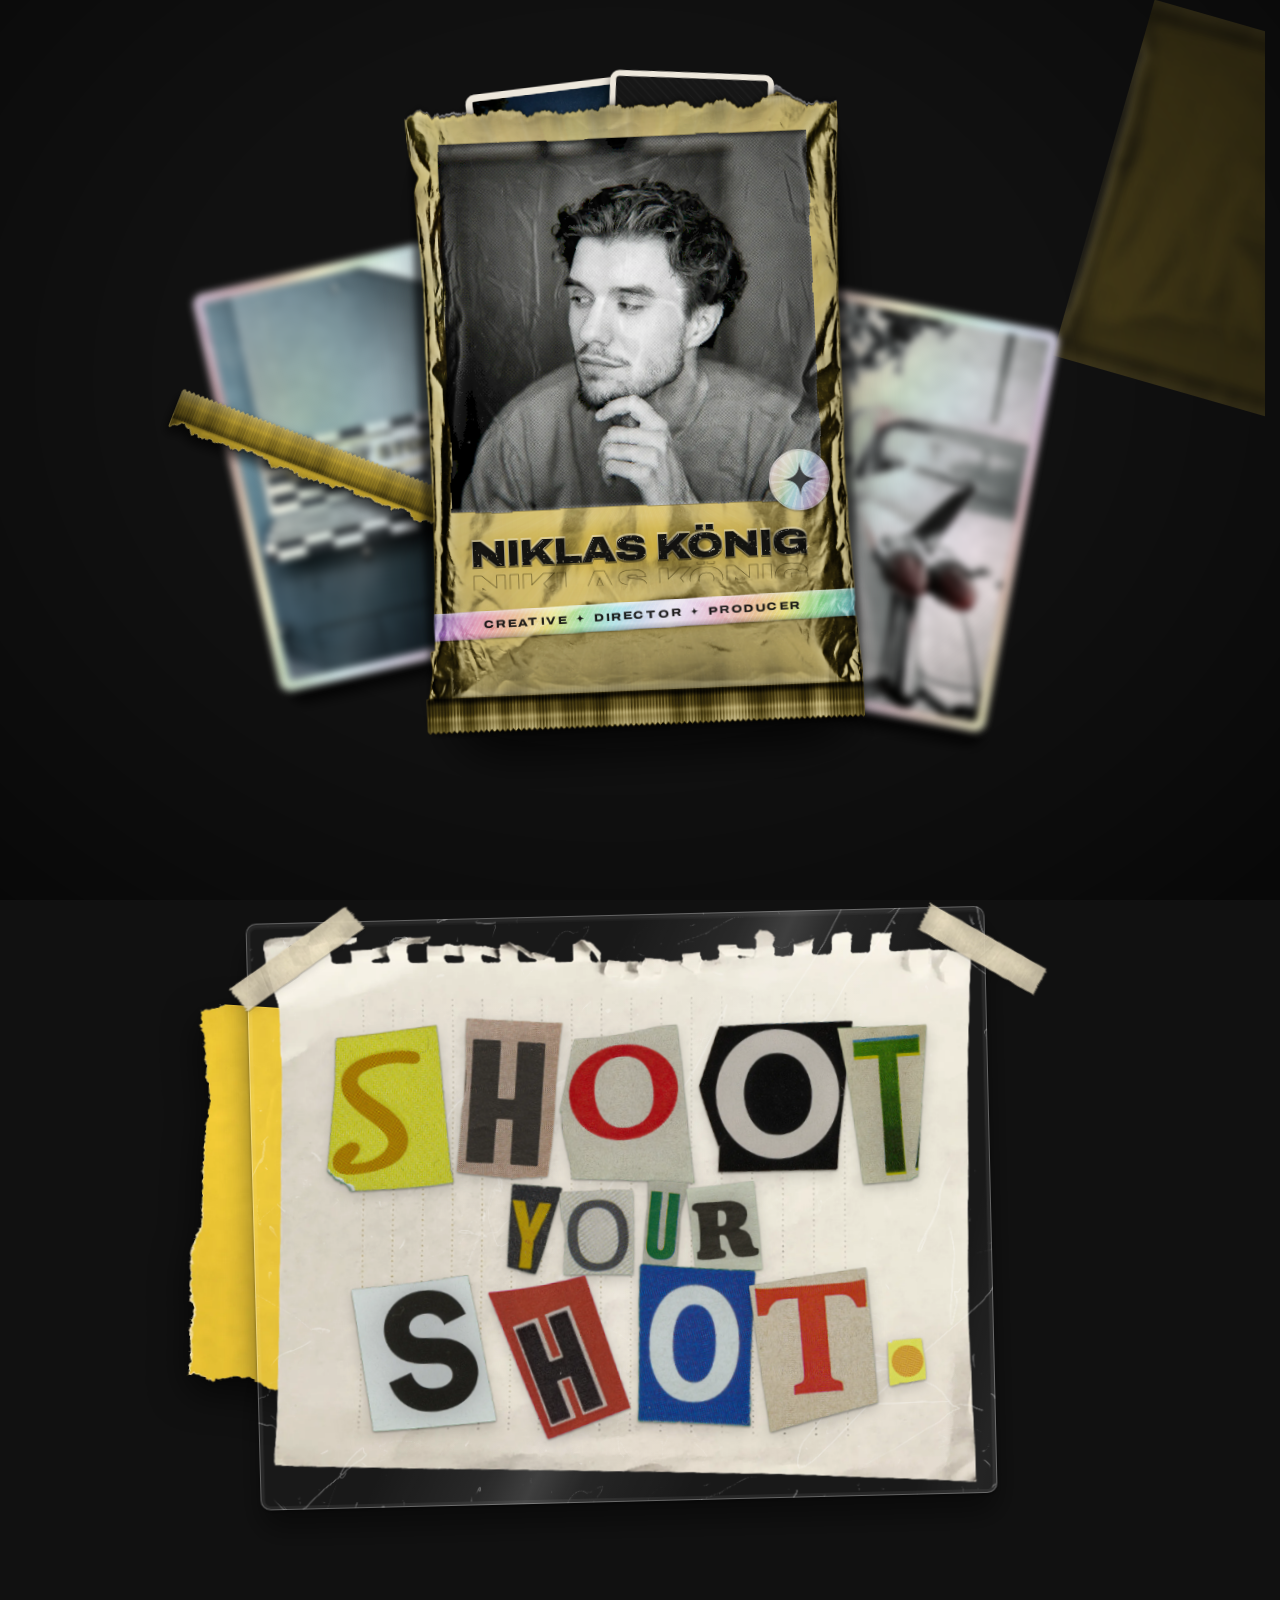
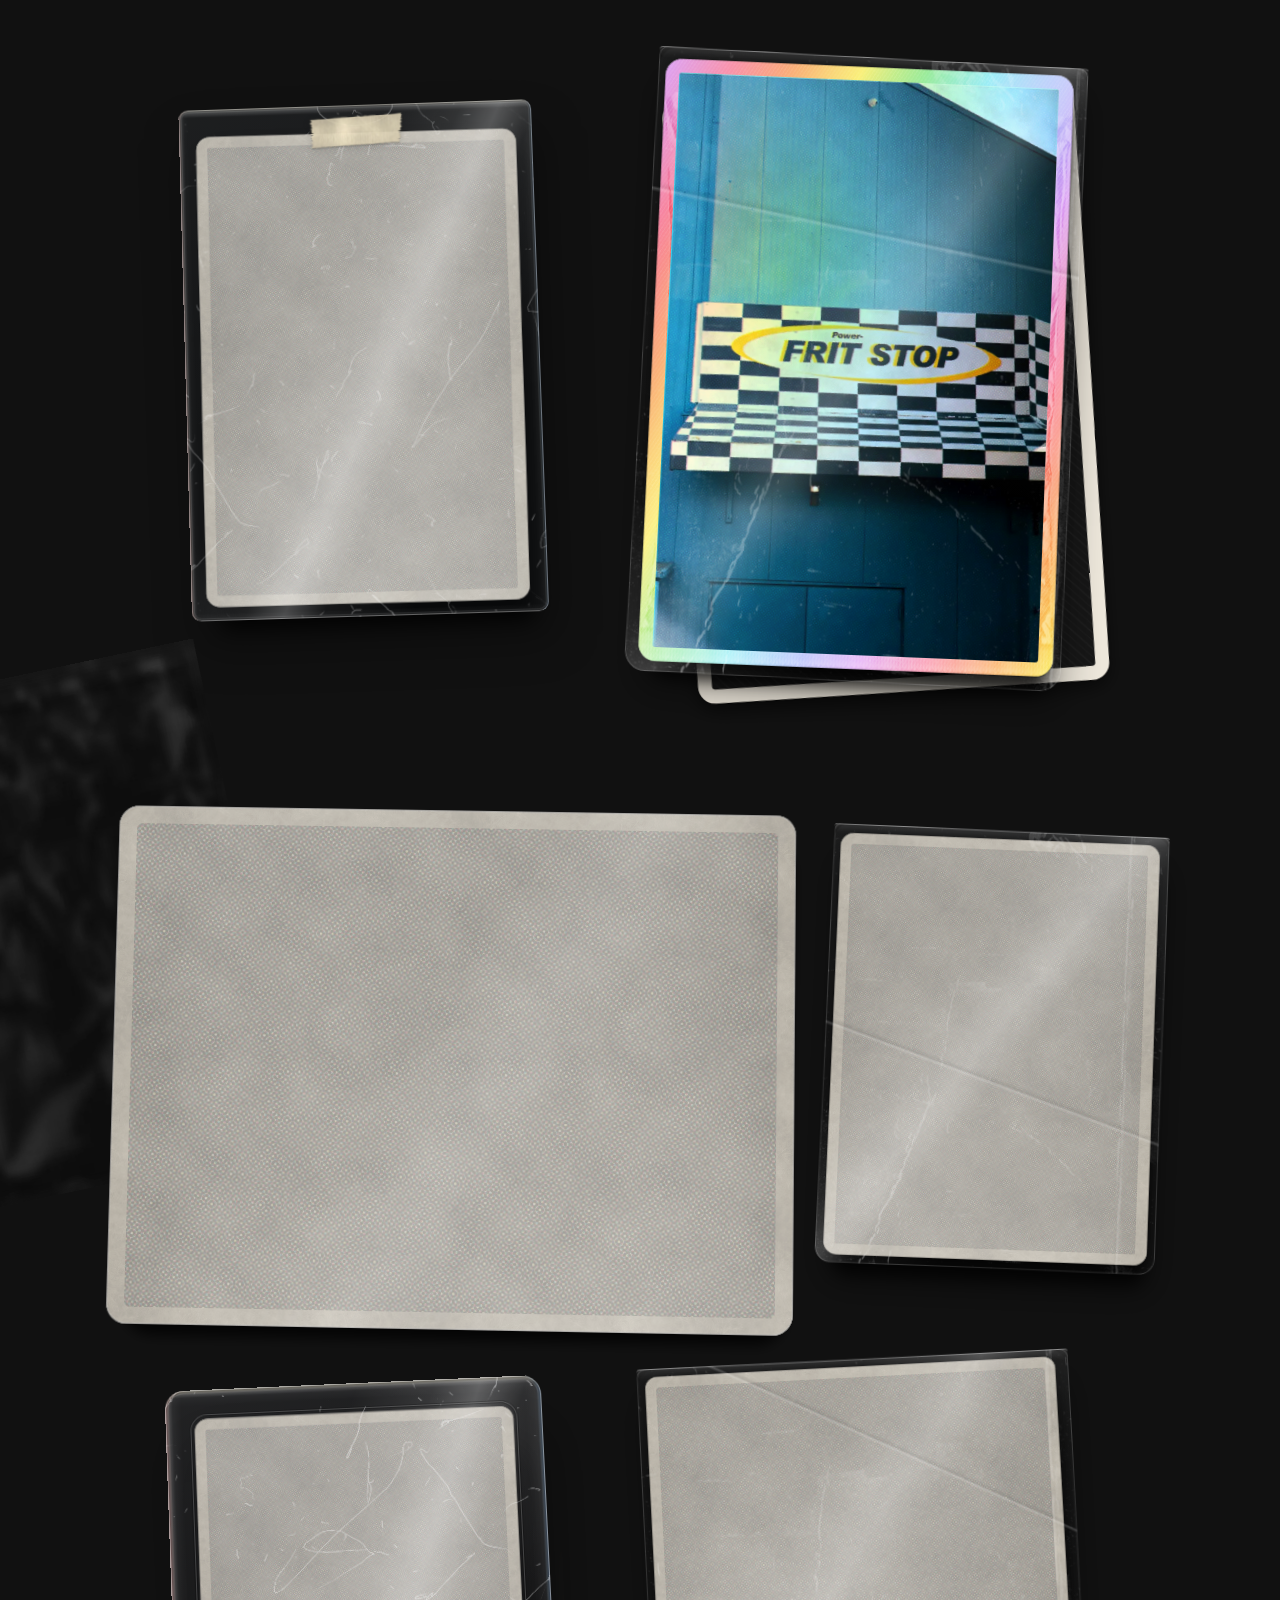
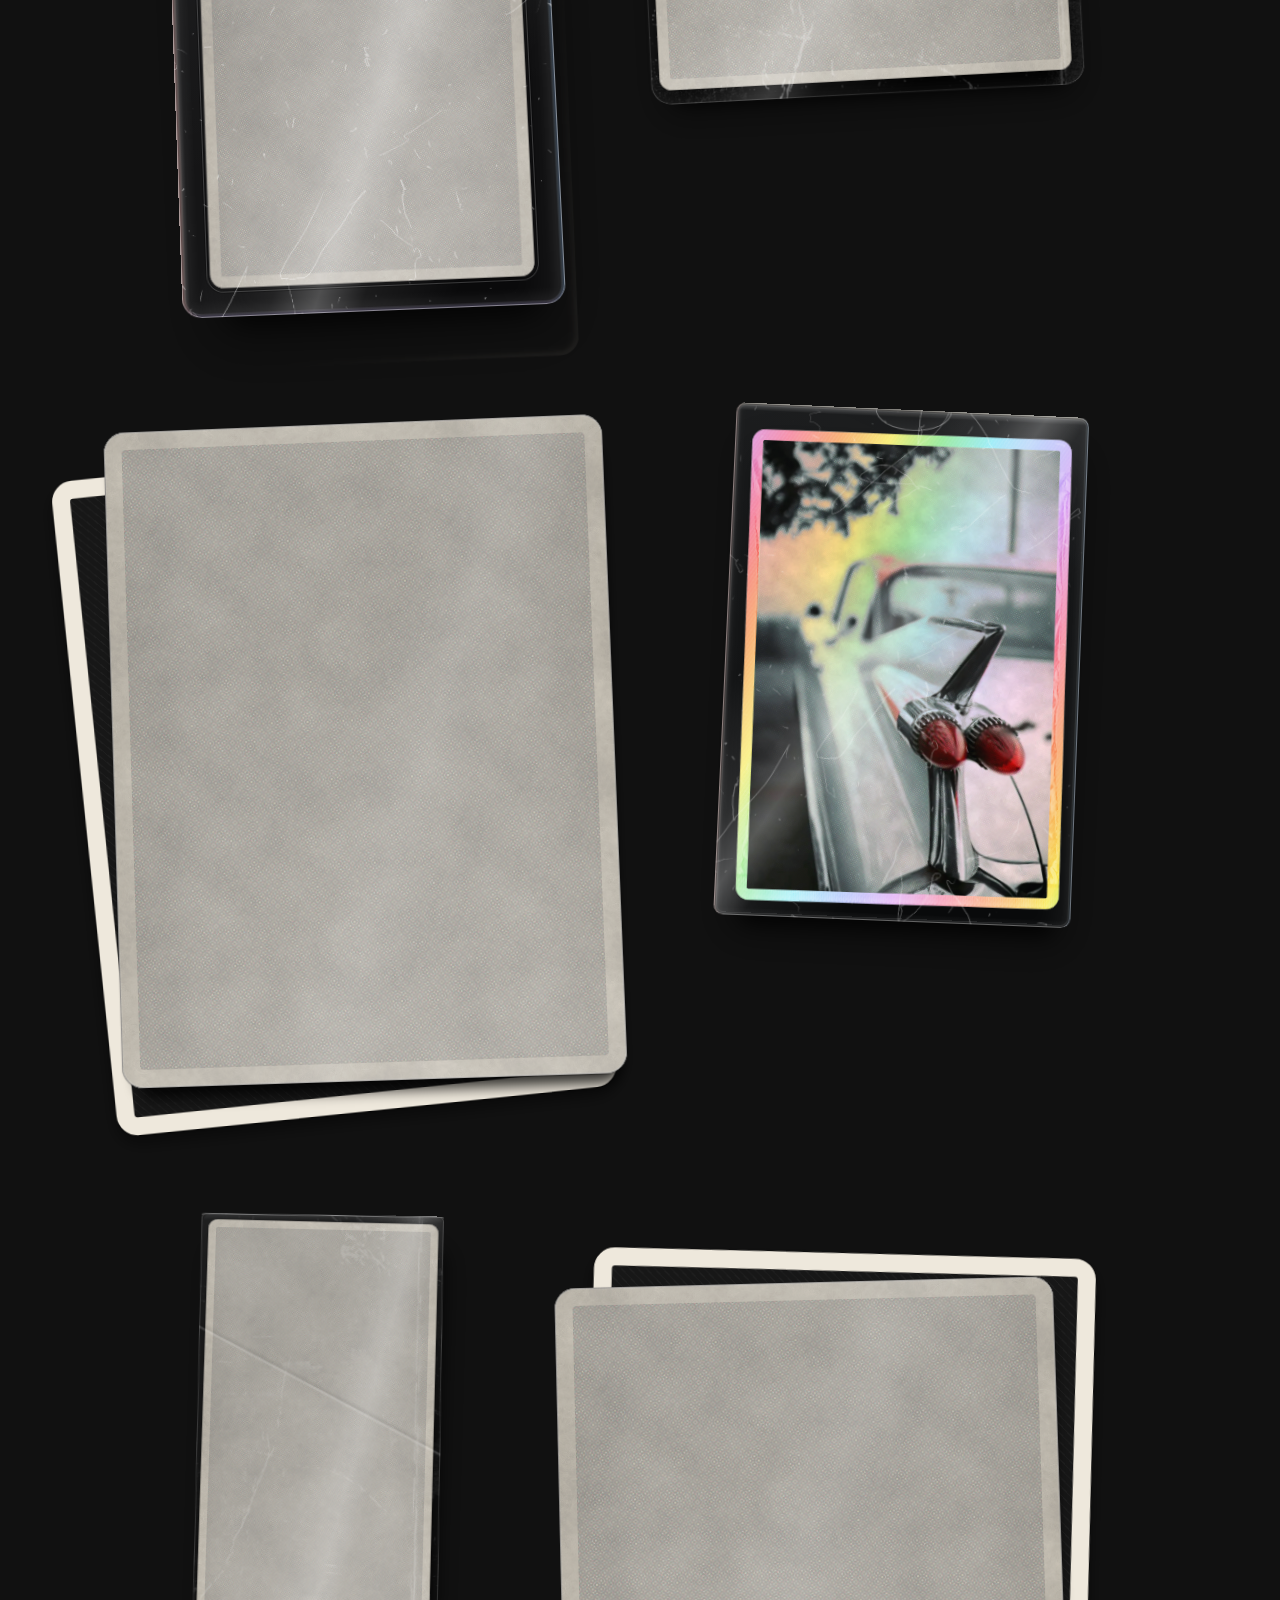
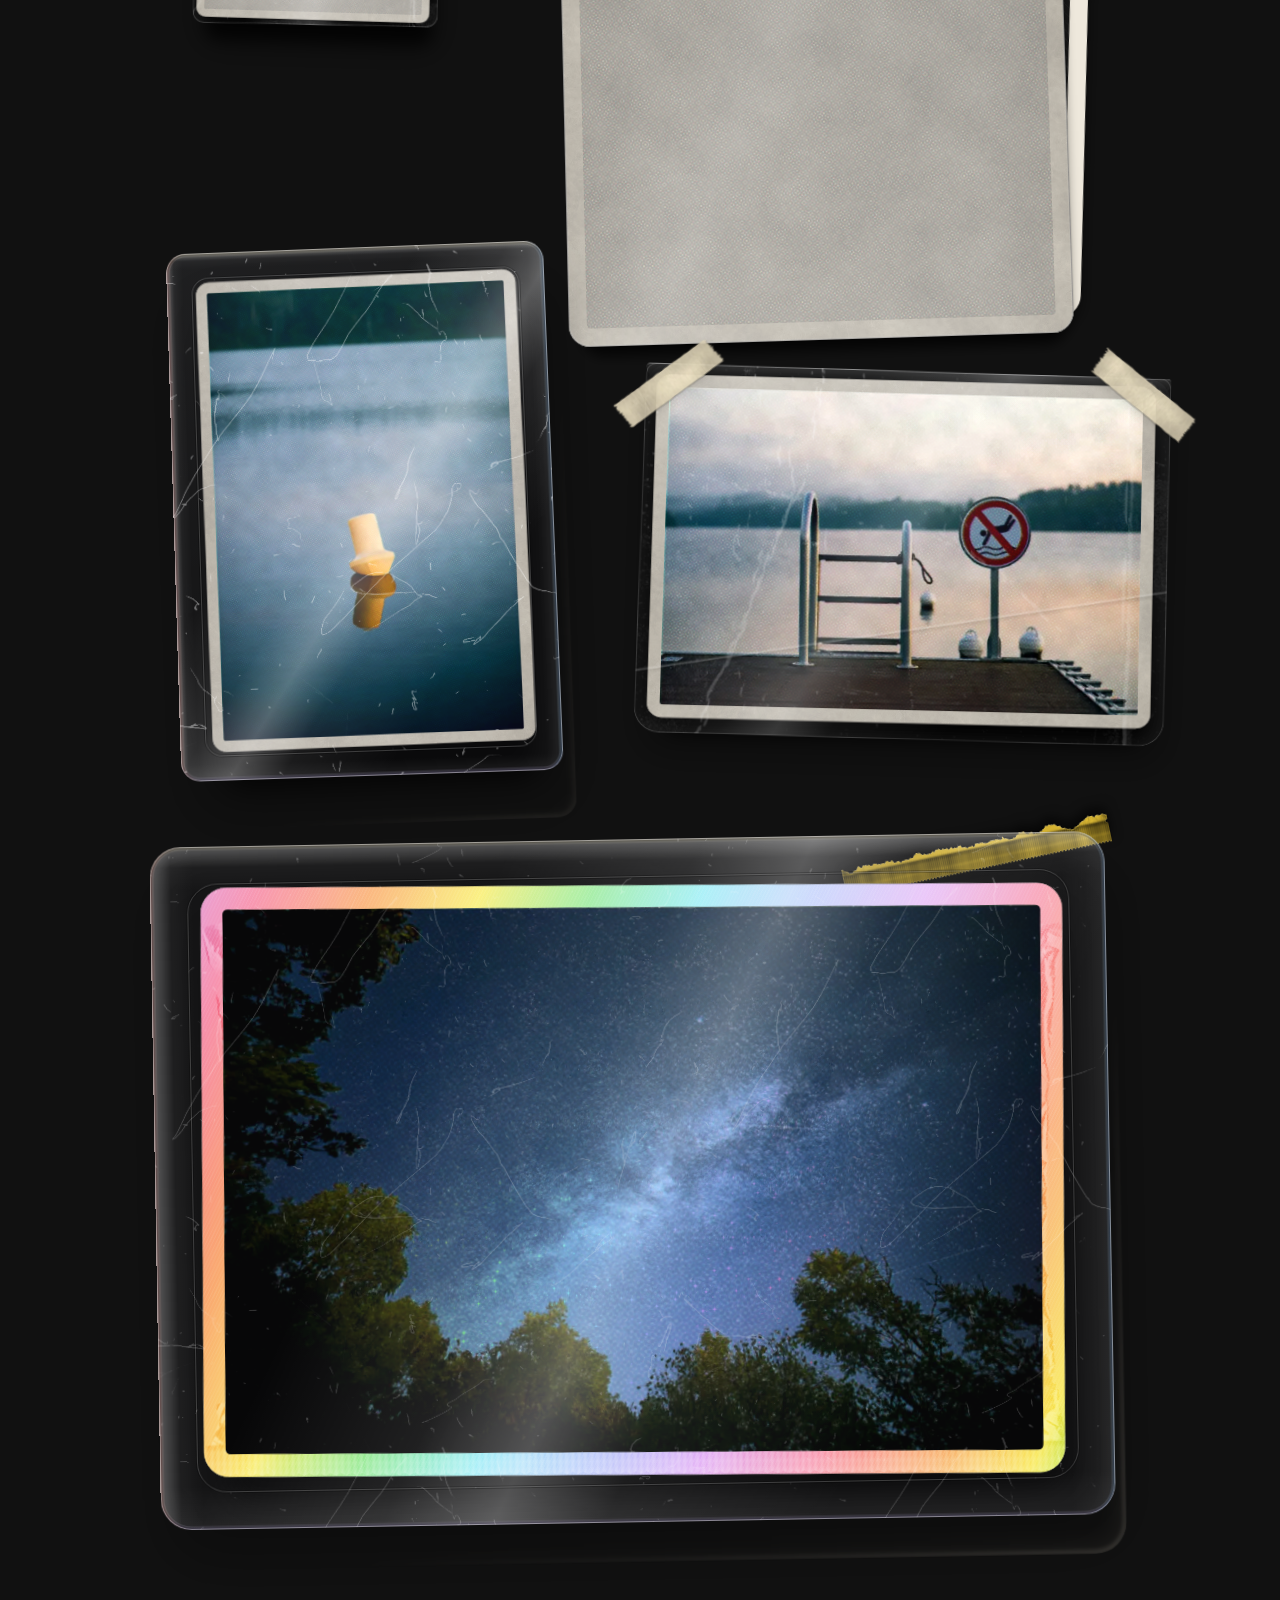
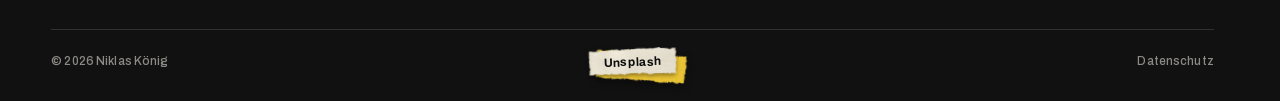
<file: index.html>
<!doctype html>
<html lang="de">
<head>
<meta charset="utf-8">
<meta name="viewport" content="width=device-width, initial-scale=1">
<title>Niklas König</title>
<meta name="description" content="Niklas König – Creative, Director, Producer.">
<meta name="theme-color" content="#111111">
<link rel="canonical" href="https://nkoenig.studio/">
<!-- Vorschau beim Teilen (Messenger, Social) -->
<meta property="og:type" content="website">
<meta property="og:locale" content="de_DE">
<meta property="og:url" content="https://nkoenig.studio/">
<meta property="og:title" content="Niklas König">
<meta property="og:description" content="Creative, Director, Producer.">
<meta property="og:image" content="https://nkoenig.studio/og.jpg">
<meta property="og:image:width" content="1200">
<meta property="og:image:height" content="630">
<meta property="og:image:alt" content="Goldenes Folienpack mit dem Portrait von Niklas König, daneben zwei Holo-Karten">
<meta name="twitter:card" content="summary_large_image">
<link rel="icon" href="/favicon.ico" sizes="any">
<link rel="icon" type="image/png" sizes="32x32" href="/favicon-32.png">
<link rel="icon" type="image/png" sizes="512x512" href="/icon-512.png">
<link rel="apple-touch-icon" href="/apple-touch-icon.png">
<link rel="preload" href="/fonts/archivo-latin.woff2" as="font" type="font/woff2" crossorigin>
<link rel="preload" href="/img/seal/pack-foil.webp" as="image">
<link rel="stylesheet" href="/css/style.css?v=102">
</head>
<body>
<div class="lamp" aria-hidden="true"></div>

<svg width="0" height="0" style="position:absolute" aria-hidden="true">
  <filter id="foilwarp" x="-3%" y="-3%" width="106%" height="106%"><feTurbulence type="fractalNoise" baseFrequency="0.012 0.018" numOctaves="2" seed="11"/><feDisplacementMap in="SourceGraphic" scale="7" xChannelSelector="R" yChannelSelector="G"/></filter>
  <!-- Praegung: Buchstaben aus der Folie hochgedrueckt. Ausserhalb Lichtkante oben links + Schatten unten rechts,
       auf den Buchstaben eine runde Fase, die das Licht spiegelt (Spiegelung = Chrom, Flaeche = schwarze Druckfarbe) -->
  <filter id="emboss" x="-6%" y="-30%" width="112%" height="160%" color-interpolation-filters="sRGB">
    <feMorphology in="SourceAlpha" operator="dilate" radius=".5" result="d"/>
    <feGaussianBlur in="d" stdDeviation=".6" result="db"/>
    <feOffset in="db" dx=".4" dy=".9" result="so"/>
    <feFlood flood-color="#000" flood-opacity=".42"/><feComposite in2="so" operator="in" result="shadow"/>
    <feOffset in="db" dx="-.3" dy="-.6" result="ho"/>
    <feFlood flood-color="#fff" flood-opacity=".42"/><feComposite in2="ho" operator="in" result="hl"/>
    <feGaussianBlur in="SourceAlpha" stdDeviation=".55" result="bb"/>
    <feSpecularLighting in="bb" surfaceScale="1.8" specularConstant=".7" specularExponent="42" lighting-color="#ffffff" result="sp"><feDistantLight azimuth="235" elevation="40"/></feSpecularLighting>
    <feComposite in="sp" in2="SourceAlpha" operator="in" result="spi"/>
    <!-- Druckfarbe auf glatter Folie: Kanten laufen minimal aus, an Fehlstellen deckt sie nicht und Gold blitzt durch -->
    <feTurbulence type="fractalNoise" baseFrequency=".9" numOctaves="2" seed="4" result="grain"/>
    <feDisplacementMap in="SourceGraphic" in2="grain" scale="1.6" xChannelSelector="R" yChannelSelector="G" result="ink"/>
    <feTurbulence type="fractalNoise" baseFrequency=".32" numOctaves="2" seed="9" result="n2"/>
    <feColorMatrix in="n2" type="matrix" values="0 0 0 0 0  0 0 0 0 0  0 0 0 0 0  15 0 0 0 -10.4" result="holes"/>
    <feComposite in="ink" in2="holes" operator="out" result="inked"/>
    <feMerge><feMergeNode in="shadow"/><feMergeNode in="hl"/><feMergeNode in="inked"/><feMergeNode in="spi"/></feMerge>
  </filter>
  <symbol id="star" viewBox="0 0 100 100"><path d="M50 0 C53 34 66 47 100 50 C66 53 53 66 50 100 C47 66 34 53 0 50 C34 47 47 34 50 0Z"/></symbol>
</svg>

<main>

  <!-- ===== Tiefe: Dinge weit hinten auf dem Tisch (unscharf, langsamer) ===== -->
  <div class="depth far" aria-hidden="true">
    <div class="d-pack" data-depth=".16"><img src="/img/seal/pack-back.webp" width="450" height="684" alt=""><i class="tint"></i></div>
    <img class="d-mailer" data-depth=".1" src="/img/seal/mailer.webp" width="520" height="839" alt="">
    <div class="d-pack d-pack2" data-depth=".14"><img src="/img/seal/pack-back.webp" width="450" height="684" alt=""><i class="tint"></i></div>
  </div>

  <!-- ===== Das Pack: Gesicht ===== -->
  <section class="hero">
    <figure class="card loose holo fan fan-a" style="--hm:url(/img/seal/holo-fritz.webp)" data-tilt aria-hidden="true">
      <div class="tilt"><div class="print"><span class="pic"><img src="/img/print/S_MXibn6oHI-640.webp" srcset="/img/print/S_MXibn6oHI-640.webp 640w, /img/print/S_MXibn6oHI-1080.webp 1080w" sizes="(max-width:760px) 54vw, 23vw" width="900" height="1350" alt=""></span><i class="holo-l"></i><i class="sheen"></i></div></div>
    </figure>
    <figure class="card loose holo fan fan-b" style="--hm:url(/img/seal/holo-cadillac.webp)" data-tilt aria-hidden="true">
      <div class="tilt"><div class="print"><span class="pic"><img src="/img/print/Gth9FScaFCk-640.webp" srcset="/img/print/Gth9FScaFCk-640.webp 640w, /img/print/Gth9FScaFCk-1080.webp 1080w" sizes="(max-width:760px) 54vw, 23vw" width="900" height="1350" alt=""></span><i class="holo-l"></i><i class="sheen"></i></div></div>
    </figure>
    <div class="strip" aria-hidden="true"><img src="/img/seal/pack-strip.webp" width="900" height="105" alt=""><i class="tint"></i><i class="curl"></i></div>
    <div class="booster" data-tilt>
      <div class="tilt">
        <img class="inner" src="/img/seal/pack-inner.webp" width="900" height="1368" alt="">
        <i class="peek pk-a" aria-hidden="true"></i>
        <i class="peek pk-b cardback" aria-hidden="true"></i>
        <img class="lip" src="/img/seal/pack-lip.webp" width="900" height="111" alt="">
        <div class="front">
          <img class="foil" src="/img/seal/pack-foil.webp" width="900" height="1368" alt="">
          <i class="tint" aria-hidden="true"></i>
          <i class="foil-hi" aria-hidden="true"></i>
          <i class="prizm" aria-hidden="true"></i>
          <i class="prizm-c" aria-hidden="true"></i>
          <div class="art">
            <!-- Bildfeld in die Folie gepresst, Portrait darin gedruckt -->
            <a class="face-link" href="https://unsplash.com/@nottwentyseven" rel="noopener" aria-label="Niklas König auf Unsplash">
              <img class="photo" src="/img/print/niklas-1240.webp" width="1240" height="1240" fetchpriority="high" alt="Niklas König">
            </a>
            <!-- rundes Holo-Siegel mit Stern, ueberlappt die Ecke des Bildfelds -->
            <i class="name-star" aria-hidden="true"><svg><use href="#star"/></svg></i>
            <!-- Name gross und fett unten auf die Folie gedruckt, darunter dieselbe Zeile als Kontur-Echo -->
            <h1 class="name">Niklas König</h1>
            <p class="name-echo" aria-hidden="true">Niklas König</p>
            <!-- holografischer Siegelstreifen unter dem Namen, darauf die Rollen in Mikroschrift -->
            <p class="roles">
              <span>Creative</span><svg class="roles-star" aria-hidden="true"><use href="#star"/></svg><span>Director</span><svg class="roles-star" aria-hidden="true"><use href="#star"/></svg><span>Producer</span>
            </p>
          </div>
          <i class="pillow-shade" aria-hidden="true"></i>
          <i class="pillow p-l" aria-hidden="true"></i><i class="pillow p-r" aria-hidden="true"></i><i class="pillow p-t" aria-hidden="true"></i><i class="pillow p-b" aria-hidden="true"></i>
          <i class="crinkle" aria-hidden="true"></i>
          <i class="spec s-l" aria-hidden="true"></i><i class="spec s-r" aria-hidden="true"></i><i class="spec s-t" aria-hidden="true"></i><i class="spec s-b" aria-hidden="true"></i>
          <i class="glare" aria-hidden="true"></i>
          <i class="flash" aria-hidden="true"></i>
        </div>
      </div>
    </div>
  </section>

  <!-- ===== Plakat: Notizblatt laminiert, Ausschnitte obendrauf ===== -->
  <section class="wheat">
    <div class="poster" data-tilt data-flat>
      <img class="poster-back" src="/img/paper/poster-back-y.webp" width="1300" height="820" alt="">
      <div class="tilt">
        <img class="poster-sheet" src="/img/assets/notebook.webp" width="2000" height="1592" alt="">
        <div class="lam" aria-hidden="true">
          <i class="dust"></i>
          <i class="film"></i>
          <i class="glare"></i>
        </div>
        <h2 class="ransom" aria-label="Shoot your shot.">
          <span class="row big" aria-hidden="true">
            <img src="/img/cut/s1.webp" style="--r:-6deg;--y:2%" alt=""><img src="/img/cut/h1.webp" style="--r:3deg;--y:-4%" alt=""><img src="/img/cut/o1.webp" style="--r:-2deg;--y:3%" alt=""><img src="/img/cut/o2.webp" style="--r:5deg;--y:-2%" alt=""><img src="/img/cut/t1.webp" style="--r:-4deg;--y:4%" alt="">
          </span>
          <span class="row small" aria-hidden="true">
            <img src="/img/cut/y1.webp" style="--r:4deg;--y:0" alt=""><img src="/img/cut/o3.webp" style="--r:-5deg;--y:6%" alt=""><img src="/img/cut/u1.webp" style="--r:2deg;--y:-3%" alt=""><img src="/img/cut/r1.webp" style="--r:-3deg;--y:4%" alt="">
          </span>
          <span class="row big" aria-hidden="true">
            <img src="/img/cut/s2.webp" style="--r:3deg;--y:-2%" alt=""><img src="/img/cut/h2.webp" style="--r:-5deg;--y:3%" alt=""><img src="/img/cut/o4.webp" style="--r:4deg;--y:-3%" alt=""><img src="/img/cut/t2.webp" style="--r:-2deg;--y:2%" alt=""><img class="dot" src="/img/cut/dot.webp" style="--r:8deg;--y:34%" alt="">
          </span>
        </h2>
        <i class="tape masking" style="--l:-1%;--t:7%;--w:150px;--r:-34deg;--ti:url(/img/tape/m3.webp)"></i>
        <i class="tape masking" style="--l:86%;--t:8%;--w:140px;--r:31deg;--ti:url(/img/tape/m2.webp)"></i>
      </div>
    </div>
  </section>

  <!-- ===== Die Karten aus dem Pack ===== -->
  <div class="wall">

    <!-- Schilder -->
    <div class="pair">
      <figure class="card top" style="--c:2/6;--mt:20%;--r:-1.8deg" data-tilt>
        <div class="tilt">
          <div class="print"><a class="zoom" href="/img/svIlYNz19pQ-1600.webp"><img src="/img/print/svIlYNz19pQ-1080.webp" srcset="/img/print/svIlYNz19pQ-640.webp 640w, /img/print/svIlYNz19pQ-1080.webp 1080w, /img/print/svIlYNz19pQ-1600.webp 1600w" sizes="(max-width:760px) 62vw, 29vw" width="900" height="1350" loading="lazy" decoding="async" alt="Silhouette aus den Wörtern Liebe und Hass auf dunklem Grund"></a><i class="sheen"></i></div>
          <i class="case" aria-hidden="true"></i>
          <i class="tape masking t" style="--ti:url(/img/tape/m4.webp)"></i>
        </div>
      </figure>
      <figure class="card sleeve holo" style="--c:7/12;--r:2.4deg;--hm:url(/img/seal/holo-fritz.webp)" data-tilt>
        <i class="under cardback" style="--ux:7%;--uy:4%;--ur:-6deg" aria-hidden="true"></i>
        <div class="tilt">
          <div class="print"><a class="zoom" href="/img/S_MXibn6oHI-1600.webp"><img src="/img/print/S_MXibn6oHI-1080.webp" srcset="/img/print/S_MXibn6oHI-640.webp 640w, /img/print/S_MXibn6oHI-1080.webp 1080w, /img/print/S_MXibn6oHI-1600.webp 1600w" sizes="(max-width:760px) 62vw, 37vw" width="900" height="1350" loading="lazy" decoding="async" alt="Schild mit der Aufschrift Frit Stop über Schachbrettmuster"></a><i class="holo-l"></i><i class="sheen"></i></div>
          <i class="case" aria-hidden="true"></i>
        </div>
      </figure>
    </div>

    <!-- Dinge, die sich drehen -->
    <div class="pair quad">
      <figure class="card loose w" style="--c:1/9;--r:1deg" data-tilt>
        <div class="tilt">
          <div class="print"><a class="zoom" href="/img/wWiVD-IsDns-1600.webp"><img src="/img/print/wWiVD-IsDns-1080.webp" srcset="/img/print/wWiVD-IsDns-640.webp 640w, /img/print/wWiVD-IsDns-1080.webp 1080w, /img/print/wWiVD-IsDns-1600.webp 1600w" sizes="(max-width:760px) 100vw, 59vw" width="900" height="675" loading="lazy" decoding="async" alt="Blaue Armbanduhr mit Metallarmband"></a><i class="sheen"></i></div>
        </div>
      </figure>
      <figure class="card sleeve" style="--c:9/13;--mt:9%;--r:2.2deg" data-tilt>
        <div class="tilt">
          <div class="print"><a class="zoom" href="/img/lqy07Ffdkoc-1600.webp"><img src="/img/print/lqy07Ffdkoc-1080.webp" srcset="/img/print/lqy07Ffdkoc-640.webp 640w, /img/print/lqy07Ffdkoc-1080.webp 1080w, /img/print/lqy07Ffdkoc-1600.webp 1600w" sizes="(max-width:760px) 62vw, 29vw" width="900" height="1200" loading="lazy" decoding="async" alt="Tonbandgerät mit Spulen"></a><i class="sheen"></i></div>
          <i class="case" aria-hidden="true"></i>
        </div>
      </figure>
      <figure class="card one" style="--c:2/6;--row:2;--mt:7%;--r:-2.4deg" data-tilt>
        <div class="tilt">
          <div class="print"><a class="zoom" href="/img/yNxP-sdPEx0-1600.webp"><img src="/img/print/yNxP-sdPEx0-1080.webp" srcset="/img/print/yNxP-sdPEx0-640.webp 640w, /img/print/yNxP-sdPEx0-1080.webp 1080w, /img/print/yNxP-sdPEx0-1600.webp 1600w" sizes="(max-width:760px) 62vw, 29vw" width="900" height="1350" loading="lazy" decoding="async" alt="Flugzeugpropeller im Gegenlicht, schwarzweiß"></a><i class="sheen"></i></div>
          <i class="case" aria-hidden="true"></i>
        </div>
      </figure>
      <figure class="card sleeve w" style="--c:7/12;--row:2;--mt:-5%;--r:-3deg;--z:2" data-tilt>
        <div class="tilt">
          <div class="print"><a class="zoom" href="/img/iYcURjI3aZ8-1600.webp"><img src="/img/print/iYcURjI3aZ8-1080.webp" srcset="/img/print/iYcURjI3aZ8-640.webp 640w, /img/print/iYcURjI3aZ8-1080.webp 1080w, /img/print/iYcURjI3aZ8-1600.webp 1600w" sizes="(max-width:760px) 100vw, 37vw" width="900" height="675" loading="lazy" decoding="async" alt="Euromünze mit Eule auf schwarzem Grund"></a><i class="sheen"></i></div>
          <i class="case" aria-hidden="true"></i>
        </div>
      </figure>
    </div>

    <!-- Autos -->
    <div class="pair">
      <div class="scrap-foil" style="--x:-2%;--y:62%;--w:30%;--rot:24deg" aria-hidden="true"><img src="/img/seal/pack-strip.webp" width="900" height="105" alt=""><i class="tint"></i></div>
      <figure class="card loose" style="--c:1/7;--r:-2deg" data-tilt>
        <i class="under cardback" style="--ux:-6%;--uy:5%;--ur:-4deg" aria-hidden="true"></i>
        <div class="tilt">
          <div class="print"><a class="zoom" href="/img/kGuBcBm0E1g-1600.webp"><img src="/img/print/kGuBcBm0E1g-1080.webp" srcset="/img/print/kGuBcBm0E1g-640.webp 640w, /img/print/kGuBcBm0E1g-1080.webp 1080w, /img/print/kGuBcBm0E1g-1600.webp 1600w" sizes="(max-width:760px) 62vw, 44vw" width="900" height="1200" loading="lazy" decoding="async" alt="Rotes Mustang-Cabrio neben einem grauen Auto"></a><i class="sheen"></i></div>
        </div>
      </figure>
      <figure class="card top holo" style="--c:8/12;--mt:4%;--r:2.4deg;--hm:url(/img/seal/holo-cadillac.webp)" data-tilt>
        <div class="tilt">
          <div class="print"><a class="zoom" href="/img/Gth9FScaFCk-1600.webp"><img src="/img/print/Gth9FScaFCk-1080.webp" srcset="/img/print/Gth9FScaFCk-640.webp 640w, /img/print/Gth9FScaFCk-1080.webp 1080w, /img/print/Gth9FScaFCk-1600.webp 1600w" sizes="(max-width:760px) 62vw, 29vw" width="900" height="1350" loading="lazy" decoding="async" alt="Cadillac-Heckflosse"></a><i class="holo-l"></i><i class="sheen"></i></div>
          <i class="case" aria-hidden="true"></i>
        </div>
      </figure>
    </div>

    <!-- Fassaden -->
    <div class="pair">
      <figure class="card sleeve" style="--c:2/5;--r:1.6deg" data-tilt>
        <div class="tilt">
          <div class="print"><a class="zoom" href="/img/XPmTnY4AHtk-1600.webp"><img src="/img/print/XPmTnY4AHtk-1080.webp" srcset="/img/print/XPmTnY4AHtk-640.webp 640w, /img/print/XPmTnY4AHtk-1080.webp 1080w, /img/print/XPmTnY4AHtk-1600.webp 1600w" sizes="(max-width:760px) 62vw, 22vw" width="900" height="1600" loading="lazy" decoding="async" alt="Tauben auf einem Betondach vor blauem Himmel"></a><i class="sheen"></i></div>
          <i class="case" aria-hidden="true"></i>
        </div>
      </figure>
      <figure class="card loose" style="--c:6/12;--mt:12%;--r:-1.6deg" data-tilt>
        <i class="under cardback" style="--ux:5%;--uy:-4%;--ur:3deg" aria-hidden="true"></i>
        <div class="tilt">
          <div class="print"><a class="zoom" href="/img/qIIUsbRZCtw-1600.webp"><img src="/img/print/qIIUsbRZCtw-1080.webp" srcset="/img/print/qIIUsbRZCtw-640.webp 640w, /img/print/qIIUsbRZCtw-1080.webp 1080w, /img/print/qIIUsbRZCtw-1600.webp 1600w" sizes="(max-width:760px) 62vw, 44vw" width="900" height="1200" loading="lazy" decoding="async" alt="Wohnhaus mit roten und weißen Balkonen"></a><i class="sheen"></i></div>
        </div>
      </figure>
    </div>

    <!-- Wasser -->
    <div class="pair tuck">
      <figure class="card one" style="--c:2/6;--r:-2deg" data-tilt>
        <div class="tilt">
          <div class="print"><a class="zoom" href="/img/wElIrmSa0AU-1600.webp"><img src="/img/print/wElIrmSa0AU-1080.webp" srcset="/img/print/wElIrmSa0AU-640.webp 640w, /img/print/wElIrmSa0AU-1080.webp 1080w, /img/print/wElIrmSa0AU-1600.webp 1600w" sizes="(max-width:760px) 62vw, 29vw" width="900" height="1350" loading="lazy" decoding="async" alt="Gelbe Boje spiegelt sich im ruhigen See"></a><i class="sheen"></i></div>
          <i class="case" aria-hidden="true"></i>
        </div>
      </figure>
      <figure class="card sleeve w" style="--c:7/13;--mt:21%;--r:1.4deg" data-tilt>
        <div class="tilt">
          <div class="print"><a class="zoom" href="/img/tongwU50wgE-1600.webp"><img src="/img/print/tongwU50wgE-1080.webp" srcset="/img/print/tongwU50wgE-640.webp 640w, /img/print/tongwU50wgE-1080.webp 1080w, /img/print/tongwU50wgE-1600.webp 1600w" sizes="(max-width:760px) 100vw, 44vw" width="900" height="600" loading="lazy" decoding="async" alt="Steg mit Leiter und Tauchverbotsschild am See"></a><i class="sheen"></i></div>
          <i class="case" aria-hidden="true"></i>
          <i class="tape masking tl" style="--ti:url(/img/tape/m3.webp)"></i><i class="tape masking tr" style="--ti:url(/img/tape/m2.webp)"></i>
        </div>
      </figure>
    </div>

    <!-- Finale: Cosmos-Holo im Acrylblock -->
    <div class="pair finale">
      <div class="scrap-foil flip" style="--x:70%;--y:-8%;--w:26%;--rot:-12deg" aria-hidden="true"><img src="/img/seal/pack-strip.webp" width="900" height="105" alt=""><i class="tint"></i></div>
      <figure class="card one holo cosmos w" style="--c:2/12;--r:-1deg;--hm:url(/img/seal/holo-milky.webp)" data-tilt>
        <div class="tilt">
          <div class="print"><a class="zoom" href="/img/xKY4ZHJDITA-2100.webp"><img src="/img/print/xKY4ZHJDITA-1080.webp" srcset="/img/print/xKY4ZHJDITA-640.webp 640w, /img/print/xKY4ZHJDITA-1080.webp 1080w, /img/print/xKY4ZHJDITA-1600.webp 1600w, /img/print/xKY4ZHJDITA-2100.webp 2100w" sizes="(max-width:760px) 100vw, 73vw" width="900" height="600" loading="lazy" decoding="async" alt="Milchstraße über Waldbäumen"></a><i class="holo-l"></i><i class="glitter"></i><i class="sheen"></i></div>
          <i class="case" aria-hidden="true"></i>
        </div>
      </figure>
    </div>

  </div>

  <!-- ===== Tiefe: Dinge nah vor der Linse (unscharf, schneller) ===== -->
  <div class="depth near" aria-hidden="true">
    <i class="n-acryl" data-depth="-.3"></i>
  </div>
</main>

<footer class="foot">
  <span>© <span id="y">2026</span> Niklas König</span>
  <a class="mid" href="https://unsplash.com/@nottwentyseven" rel="noopener">Unsplash</a>
  <a class="end" href="/datenschutz.html">Datenschutz</a>
</footer>

<script>
document.getElementById('y').textContent = new Date().getFullYear();
</script>
<dialog class="viewer" id="viewer" tabindex="-1" aria-label="Foto in Großansicht">
  <img class="v-img" alt="">
  <button class="v-btn v-close" type="button" aria-label="Schließen"><svg viewBox="0 0 24 24" aria-hidden="true"><path d="M5 5l14 14M19 5L5 19"/></svg></button>
  <button class="v-btn v-prev" type="button" aria-label="Vorheriges Foto"><svg viewBox="0 0 24 24" aria-hidden="true"><path d="M15 4l-8 8 8 8"/></svg></button>
  <button class="v-btn v-next" type="button" aria-label="Nächstes Foto"><svg viewBox="0 0 24 24" aria-hidden="true"><path d="M9 4l8 8-8 8"/></svg></button>
</dialog>
<script src="/js/light.js?v=93" defer></script>
<script src="/js/viewer.js?v=91" defer></script>
</body>
</html>
</file>
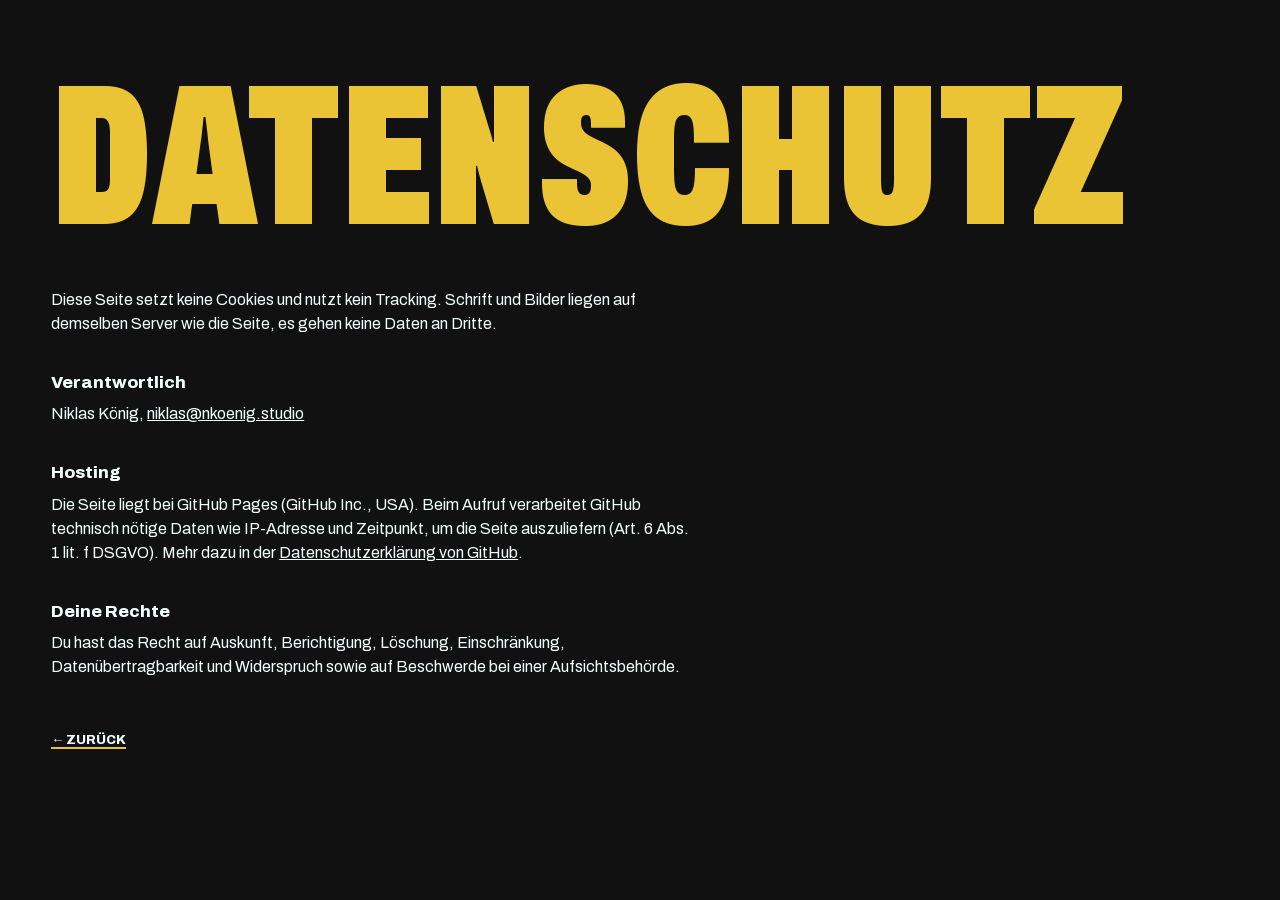
<file: datenschutz.html>
<!doctype html>
<html lang="de">
<head>
<meta charset="utf-8">
<meta name="viewport" content="width=device-width, initial-scale=1">
<title>Datenschutz — Niklas König</title>
<meta name="robots" content="noindex">
<link rel="icon" href="/favicon.ico" sizes="any">
<link rel="apple-touch-icon" href="/apple-touch-icon.png">
<link rel="stylesheet" href="/css/style.css?v=101">
</head>
<body>
<main class="legal">
  <h1>Daten&shy;schutz</h1>
  <div class="legal-body">
    <p>Diese Seite setzt keine Cookies und nutzt kein Tracking. Schrift und Bilder liegen auf demselben Server wie die Seite, es gehen keine Daten an Dritte.</p>
    <h2>Verantwortlich</h2>
    <p>Niklas König, <a href="mailto:niklas@nkoenig.studio">niklas@nkoenig.studio</a></p>
    <h2>Hosting</h2>
    <p>Die Seite liegt bei GitHub Pages (GitHub Inc., USA). Beim Aufruf verarbeitet GitHub technisch nötige Daten wie IP-Adresse und Zeitpunkt, um die Seite auszuliefern (Art. 6 Abs. 1 lit. f DSGVO). Mehr dazu in der <a href="https://docs.github.com/de/site-policy/privacy-policies/github-general-privacy-statement" rel="noopener">Datenschutzerklärung von GitHub</a>.</p>
    <h2>Deine Rechte</h2>
    <p>Du hast das Recht auf Auskunft, Berichtigung, Löschung, Einschränkung, Datenübertragbarkeit und Widerspruch sowie auf Beschwerde bei einer Aufsichtsbehörde.</p>
  </div>
  <a class="legal-back" href="/">← Zurück</a>
</main>
</body>
</html>
</file>
<file: css/style.css>
/* nkoenig.studio V9: V8 + Feder-Physik (js/light.js), Raytracing-Anmutung (Hoehenschatten, Lichtbrechung im Acryl,
   Bloom, Fresnel, Kaustik) und Druckartefakte (Passer, Tonwertzuwachs, Raster, Druckfarbe auf Folie).
   V8 = V6 "Sealed" + aus V7 uebernommen: Holo-Karten faecherartig unter dem Pack,
   irisierender Holo-Rand der seltenen Karten, Foto-Grossansicht. Kein Light Mode, keine Bildtexte.
   V6 "Sealed" — man schaut auf echte Dinge: ein aufgerissenes Folienpack, ein laminiertes
   Plakat, Karten in Huellen. Ein gemeinsames Licht (js/light.js) kippt alles leicht und wandert ueber Folie,
   Kunststoff und Holo. Tiefe: unscharfe Dinge weit hinten und nah vor der Linse, scharf in der Mitte. */

@font-face {
  font-family: "Archivo";
  font-style: normal;
  font-weight: 100 900;
  font-stretch: 62% 125%;
  font-display: swap;
  src: url(/fonts/archivo-latin.woff2) format("woff2");
  unicode-range: U+0000-00FF, U+0131, U+0152-0153, U+02BB-02BC, U+02C6, U+02DA, U+02DC, U+0304, U+0308, U+0329, U+2000-206F, U+20AC, U+2122, U+2191, U+2193, U+2212, U+2215, U+FEFF, U+FFFD;
}

:root {
  --o: #eac435;            /* Folie / Akzent (Theme) */
  --ink-on: #121212;       /* Druckfarbe auf der Folie */
  --ink-blend: multiply;
  --ink: #0d0d0d;
  --chalk: #f4fffd;
  --card: #eee8dc;         /* Kartenkarton */
  --gut: 4vw;
  --fiber: url(/img/tex/fiber.webp);
  --star: url("data:image/svg+xml,%3Csvg xmlns='http://www.w3.org/2000/svg' viewBox='0 0 100 100'%3E%3Cpath d='M50 0 C53 34 66 47 100 50 C66 53 53 66 50 100 C47 66 34 53 0 50 C34 47 47 34 50 0Z'/%3E%3C/svg%3E");
  --paper-shadow: drop-shadow(0 14px 18px rgba(0,0,0,.5)) drop-shadow(0 2px 2px rgba(0,0,0,.4));
  /* Regenbogen einer Beugungsfolie: gedeckt, schmale Baender */
  --rainbow: repeating-linear-gradient(112deg,
    hsl(345 85% 66%) 0%, hsl(28 92% 64%) 4%, hsl(55 90% 64%) 8%, hsl(120 60% 62%) 12%,
    hsl(185 80% 62%) 16%, hsl(225 85% 70%) 20%, hsl(285 70% 70%) 24%, hsl(345 85% 66%) 28%);
  --rainbow-chrome: repeating-linear-gradient(112deg,
    hsl(345 85% 66% / .16) 0%, hsl(28 92% 64% / .16) 4%, hsl(55 90% 64% / .16) 8%, hsl(120 60% 62% / .16) 12%,
    hsl(185 80% 62% / .16) 16%, hsl(225 85% 70% / .16) 20%, hsl(285 70% 70% / .16) 24%, hsl(345 85% 66% / .16) 28%);
  --rainbow-soft: repeating-linear-gradient(112deg,
    hsl(345 85% 66% / .38) 0%, hsl(28 92% 64% / .38) 4%, hsl(55 90% 64% / .38) 8%, hsl(120 60% 62% / .38) 12%,
    hsl(185 80% 62% / .38) 16%, hsl(225 85% 70% / .38) 20%, hsl(285 70% 70% / .38) 24%, hsl(345 85% 66% / .38) 28%);
  --rainbow-tint: repeating-linear-gradient(112deg,
    hsl(345 90% 78%) 0%, hsl(28 95% 74%) 4%, hsl(55 95% 72%) 8%, hsl(120 70% 74%) 12%,
    hsl(185 85% 72%) 16%, hsl(225 90% 80%) 20%, hsl(285 80% 80%) 24%, hsl(345 90% 78%) 28%);
}

*, *::before, *::after { box-sizing: border-box; }
html { -webkit-text-size-adjust: 100%; overflow-x: clip; scrollbar-gutter: stable; }
body {
  margin: 0; overflow-x: hidden;
  background: #111;
  color: var(--chalk);
  font-family: "Archivo", "Helvetica Neue", Arial, sans-serif;
  -webkit-font-smoothing: antialiased;
}
img { display: block; max-width: 100%; height: auto; }
figure { margin: 0; }
a { color: inherit; }
::selection { background: var(--o); color: var(--ink); }
main { position: relative; overflow: clip; }

/* ---------- Licht: eine Lampe ueber dem Tisch, zu den Raendern faellt es ab ---------- */
.lamp {
  position: fixed; inset: 0; z-index: 40; pointer-events: none;
  background: radial-gradient(ellipse 72% 82% at 48% 42%, transparent 50%, rgba(0,0,0,.28) 80%, rgba(0,0,0,.52));
}

/* ---------- Tiefenebenen ---------- */
.depth { position: absolute; inset: 0; pointer-events: none; }
.depth > * { position: absolute; }
.far { z-index: 0; }
.near { z-index: 30; }
/* zweites, ungeoeffnetes Pack derselben Serie, weit hinten: gleiche Folie, dunkel, unscharf */
.d-pack   { top: 2vw; right: -6vw; width: 19vw; aspect-ratio: 450 / 684; rotate: 16deg; opacity: .5; }
.d-pack img, .d-pack .tint { position: absolute; inset: 0; width: 100%; height: 100%; }
.d-pack .tint {
  background: var(--o); mix-blend-mode: multiply;
  -webkit-mask: url(/img/seal/pack-back.webp) 0 0 / 100% 100%; mask: url(/img/seal/pack-back.webp) 0 0 / 100% 100%;
}
.d-mailer { top: 31%; left: -10vw; width: 25vw; rotate: -12deg; opacity: .55; }
.d-pack2  { top: 74%; left: auto; right: -9vw; width: 21vw; rotate: -23deg; opacity: .4; }
/* Ecke eines Acrylblocks ganz nah an der Linse */
.n-acryl {
  top: 64%; right: -9vw; width: 27vw; aspect-ratio: .78; rotate: 17deg; border-radius: 2.4vw;
  border: 3px solid rgba(255,255,255,.34);
  background:
    linear-gradient(118deg, transparent 30%, rgba(255,255,255,.16) 36%, transparent 44%),
    linear-gradient(140deg, rgba(255,255,255,.12), rgba(255,255,255,.02) 38%, rgba(255,255,255,.05) 60%, transparent);
  box-shadow: inset 0 0 0 10px rgba(255,255,255,.05), inset 0 0 0 12px rgba(255,255,255,.12), 0 30px 40px rgba(0,0,0,.35);
  filter: blur(6px);
}

/* ---------- Das Pack ---------- */
.hero {
  position: relative; z-index: 2; padding: 5vw var(--gut) 5vw; display: grid; justify-items: center;
  --pw: min(34vw, 50vh, 500px);   /* Packbreite */
}
.booster {
  position: relative; z-index: 2; width: var(--pw); aspect-ratio: 900 / 1368;
  rotate: -2.4deg; container-type: inline-size;
}
.booster::before {   /* Schatten auf dem Tisch */
  content: ""; position: absolute; inset: 7% 4% 2% 5%; border-radius: 8%;
  background: rgba(0,0,0,.8); filter: blur(26px);
  transform: translate(calc(var(--sx, -6px) * 1.6 * (1 + var(--lift, 0) * .5)), calc((var(--sy, 10px) * 1.4 + 22px) * (1 + var(--lift, 0) * .5) + var(--ty, 0px)));
  scale: calc(1 + var(--lift, 0) * .035); opacity: calc(1 - var(--lift, 0) * .2);
}
.tilt {
  transform: perspective(1500px) translateY(var(--ty, 0px)) rotateX(var(--rx, 0deg)) rotateY(var(--ry, 0deg)) translateZ(calc(var(--lift, 0) * 20px));
}
.booster .tilt { position: absolute; inset: 0; }
.booster .tilt::before {  /* Kontaktschatten */
  content: ""; position: absolute; inset: 6.5% .6% .4% .6%; border-radius: 1.5%;
  background: rgba(0,0,0,.55); filter: blur(3px); transform: translate(1px, 3px);
  opacity: clamp(0, 1 - var(--lift, 0) * .7, 1);
}
.booster .inner { position: absolute; inset: 0; width: 100%; height: 100%; }
.booster .lip { position: absolute; left: 0; top: 0; width: 100%; height: 8.114%; pointer-events: none; }   /* Schatten der Risskante ins Pack */

/* abgerissener Siegelstreifen: liegt neben dem Pack auf dem Tisch, leicht eingerollt, halb drunter geschoben */
.strip {
  position: absolute; z-index: 1; width: calc(var(--pw) * .9); aspect-ratio: 900 / 105;
  left: calc(50% - var(--pw) * 1.08); top: calc(5vw + var(--pw) * .9); rotate: 21deg;
  filter: drop-shadow(0 7px 6px rgba(0,0,0,.55)) drop-shadow(0 1px 1px rgba(0,0,0,.6));
}
.strip > * { position: absolute; inset: 0; width: 100%; height: 100%; }
.strip .tint, .strip .curl {
  -webkit-mask: url(/img/seal/pack-strip.webp) 0 0 / 100% 100%; mask: url(/img/seal/pack-strip.webp) 0 0 / 100% 100%;
}
.strip .tint { background: var(--o); mix-blend-mode: multiply; }
.strip .curl {   /* Woelbung: Oberkante faengt Licht, Unterkante rollt in den Schatten */
  background: linear-gradient(180deg, rgba(255,255,255,.28), rgba(255,255,255,.04) 30%, rgba(0,0,0,0) 50%, rgba(0,0,0,.32)),
    linear-gradient(90deg, rgba(0,0,0,.25), transparent 18%, transparent 75%, rgba(0,0,0,.2));
}
.front {
  position: absolute; inset: 0; isolation: isolate; container-type: inline-size;
  -webkit-mask: url(/img/seal/pack-foil.webp) 0 0 / 100% 100%; mask: url(/img/seal/pack-foil.webp) 0 0 / 100% 100%;
}
.front > * { position: absolute; inset: 0; width: 100%; height: 100%; }
.front .tint { background: var(--o); mix-blend-mode: multiply; }
.front .foil-hi {   /* nur die hellsten Stellen der Folie: metallischer Glanz */
  background: url(/img/seal/pack-foil.webp) 0 0 / 100% 100%;
  filter: contrast(3.4) brightness(.62); mix-blend-mode: screen; opacity: .55;
}
.front .crinkle { background: url(/img/seal/pack-crinkle.webp) 0 0 / 100% 100%; mix-blend-mode: soft-light; opacity: .95; pointer-events: none; }
/* Die Falten bleiben über den gesamten Druck verbunden. Im Gesicht und bei
   den Augen wird der Glanz zurückgenommen, ohne eine rechteckige Aussparung. */
.front .crinkle, .front .spec, .front .foil-hi {
  -webkit-mask: radial-gradient(ellipse 47% 4.6% at 50% 73%, rgba(0,0,0,.3), rgba(0,0,0,.55) 55%, #000),
                radial-gradient(ellipse 40% 3.2% at 50% 83.3%, rgba(0,0,0,.45), rgba(0,0,0,.7) 55%, #000),
                radial-gradient(ellipse 36% 25% at 52% 38.8%, rgba(0,0,0,.55), rgba(0,0,0,.75) 70%, #000);
  -webkit-mask-composite: source-in, source-in;
  mask: radial-gradient(ellipse 47% 4.6% at 50% 73%, rgba(0,0,0,.3), rgba(0,0,0,.55) 55%, #000),
        radial-gradient(ellipse 40% 3.2% at 50% 83.3%, rgba(0,0,0,.45), rgba(0,0,0,.7) 55%, #000),
        radial-gradient(ellipse 36% 25% at 52% 38.8%, rgba(0,0,0,.55), rgba(0,0,0,.75) 70%, #000);
  mask-composite: intersect;
}
.front .spec { background: 0 0 / 100% 100%; mix-blend-mode: screen; pointer-events: none; }
.s-l { background-image: url(/img/seal/pack-spec-l.webp); opacity: calc(.2 + var(--sl, .3) * 1.8); }
.s-r { background-image: url(/img/seal/pack-spec-r.webp); opacity: calc(.2 + var(--sr, 0) * 1.8); }
.s-t { background-image: url(/img/seal/pack-spec-t.webp); opacity: calc(.2 + var(--st, .5) * 1.8); }
.s-b { background-image: url(/img/seal/pack-spec-b.webp); opacity: calc(.2 + var(--sb, 0) * 1.8); }
.front .glare {
  pointer-events: none; mix-blend-mode: soft-light;
  background: radial-gradient(circle at var(--gx, 30%) var(--gy, 22%), rgba(255,255,255,.75), rgba(255,255,255,.2) 24%, rgba(0,0,0,.12) 62%, rgba(0,0,0,.22));
}
/* Direktblitz: um den Glanzpunkt brennen die Knitterkanten weiss aus, im Kern ein harter Spiegelpunkt */
.front .flash {
  pointer-events: none; z-index: 3;
  --ffx: var(--fx, 45%); --ffy: calc(var(--fy, 35%) - 23%);   /* Glanzpunkt ruht auf der Folie oberhalb des Fotos */
}
.front .flash::before, .front .flash::after { content: ""; position: absolute; inset: 0; }
.front .flash::before {   /* Knitterkanten blitzen rund um den Glanzpunkt hart auf */
  background: url(/img/seal/pack-glint-a.webp) 0 0 / 100% 100%;
  -webkit-mask: radial-gradient(circle at var(--ffx) var(--ffy), #000 0, #000 7%, rgba(0,0,0,.55) 16%, rgba(0,0,0,.18) 28%, transparent 42%);
  mask: radial-gradient(circle at var(--ffx) var(--ffy), #000 0, #000 7%, rgba(0,0,0,.55) 16%, rgba(0,0,0,.18) 28%, transparent 42%);
}
.front .flash::after {   /* harter Kernpunkt: nie aufs Portrait */
  -webkit-mask: linear-gradient(#000 0 0), linear-gradient(#000 0 0) 50% 24.6% / 85% 55.9% no-repeat; -webkit-mask-composite: xor;
  mask: linear-gradient(#000 0 0), linear-gradient(#000 0 0) 50% 24.6% / 85% 55.9% no-repeat; mask-composite: exclude;
  background: radial-gradient(circle at var(--ffx) var(--ffy), rgba(255,255,255,.95) 0, rgba(255,255,255,.6) .8cqw, rgba(255,255,255,.14) 2.6cqw, rgba(255,255,255,.03) 6cqw, transparent 10cqw);
}

/* ---------- Aufdruck im Topps/Panini-Chrome-Stil (Aufbau wie V6) ---------- */
/* kein eigener z-index: der Druck liegt UNTER Knitter, Glanzlichtern und Blitz, damit die Folie durchwirkt */
.art { z-index: auto; }
.art {   /* Praegetoene fuer die Rollenzeile */
  --deep: color-mix(in srgb, var(--o) 30%, #000);
  --edge-lo: color-mix(in srgb, var(--o) 35%, #fff);
}
/* Prizm-Folie: feine Strahlen aus einem Punkt, kippen mit dem Licht; Regenbogen nur in der Naehe des Lichts */
.front .prizm, .front .prizm-c { pointer-events: none; }
.front .prizm {
  mix-blend-mode: overlay; opacity: .15;
  background: repeating-conic-gradient(from var(--pa, 0deg) at 50% 61%,
    rgba(255,255,255,0) 0deg 1.6deg, rgba(255,255,255,.8) 2.1deg, rgba(255,255,255,0) 2.7deg 4.1deg,
    rgba(0,0,0,.45) 4.6deg, rgba(0,0,0,0) 5.2deg 5.625deg);
  -webkit-mask: radial-gradient(circle at var(--gx, 30%) var(--gy, 22%), #000, rgba(0,0,0,.55) 40%, rgba(0,0,0,.25) 80%);
  mask: radial-gradient(circle at var(--gx, 30%) var(--gy, 22%), #000, rgba(0,0,0,.55) 40%, rgba(0,0,0,.25) 80%);
}
.front .prizm-c {
  mix-blend-mode: soft-light; opacity: .2;
  background: repeating-conic-gradient(from calc(var(--pa, 0deg) * 2.5) at 50% 61%,
    hsl(345 85% 66%) 0 3.75deg, hsl(40 95% 62%) 3.75deg 7.5deg, hsl(140 65% 58%) 7.5deg 11.25deg,
    hsl(200 85% 64%) 11.25deg 15deg, hsl(275 70% 68%) 15deg 18.75deg);
  -webkit-mask: radial-gradient(circle at var(--gx, 30%) var(--gy, 22%), #000, rgba(0,0,0,.3) 30%, transparent 62%);
  mask: radial-gradient(circle at var(--gx, 30%) var(--gy, 22%), #000, rgba(0,0,0,.3) 30%, transparent 62%);
}

/* Volumen: das Pack ist aufgeblasen. Raender kippen weg (dunkler), breite Glanzflaechen folgen dem Licht */
.front .pillow-shade { background: url(/img/seal/pillow-shade.webp) 0 0 / 100% 100%; mix-blend-mode: multiply; opacity: .7; pointer-events: none; }
.front .pillow { background: 0 0 / 100% 100%; mix-blend-mode: screen; pointer-events: none; }
.p-l { background-image: url(/img/seal/pillow-l.webp); opacity: calc(.25 + var(--sl, .3) * 1.1 + var(--tm, 0) * .3); }
.p-r { background-image: url(/img/seal/pillow-r.webp); opacity: calc(.25 + var(--sr, 0) * 1.1 + var(--tm, 0) * .3); }
.p-t { background-image: url(/img/seal/pillow-t.webp); opacity: calc(.25 + var(--st, .5) * 1.1 + var(--tm, 0) * .3); }
.p-b { background-image: url(/img/seal/pillow-b.webp); opacity: calc(.25 + var(--sb, 0) * 1.1 + var(--tm, 0) * .3); }

/* Name: eine grosse, fette Grotesk-Zeile unten direkt auf die Folie gedruckt (wie bei Metall-Packs),
   leicht eingepraegt. Darunter dieselbe Zeile nur als Kontur, halb angeschnitten. */
.name, .name-echo {
  position: absolute; left: 0; right: 0; margin: 0; text-align: center; white-space: nowrap;
  font-weight: 900; font-stretch: 125%; font-size: 8.3cqw; line-height: 1; letter-spacing: -.025em;
  text-transform: uppercase;
}
.name {
  top: 107cqw; color: rgba(12,12,11,.95);
  filter: url(#emboss);
}
.name-echo {
  top: 114.9cqw; color: transparent;
  -webkit-text-stroke: .13cqw color-mix(in srgb, var(--o) 30%, #000);
  clip-path: inset(0 0 46% 0);
  opacity: .8;
}

/* Bildfeld in die Folie gepresst: keine Rahmenleiste, nur Kante und Schatten der Pressung */
.face-link {
  position: absolute; left: 7.5cqw; top: 16.5cqw; width: 85cqw; display: block;
  filter: url(#foilwarp);
}
.face-link::after {   /* Pressung: oben links Schattenkante, unten rechts Lichtkante */
  content: ""; position: absolute; inset: 0; pointer-events: none;
  box-shadow: inset .5cqw .7cqw .9cqw rgba(0,0,0,.5), inset -.35cqw -.45cqw .6cqw rgba(255,255,255,.22), 0 0 0 .1cqw rgba(0,0,0,.55);
}
.face-link::before {   /* Schwarz-Raster des Drucks auf der Folie */
  content: ""; position: absolute; inset: 0; z-index: 1; pointer-events: none;
  background: url(/img/print/rosette-k.webp) 0 0 / 16cqw; mix-blend-mode: overlay; opacity: .24;
}
.face-link:focus-visible { outline: 2px solid var(--chalk); outline-offset: 4px; }
.face-link .photo { width: 100%; aspect-ratio: 1; object-fit: cover; border: 0; filter: contrast(1.06) brightness(1.01); }

/* Holo-Siegel: rund, ueberlappt die obere rechte Ecke des Bildfelds, Stern eingepraegt */
.name-star {
  position: absolute; left: 80.5cqw; top: 90cqw; width: 14cqw; aspect-ratio: 1; border-radius: 50%;
  background:
    linear-gradient(150deg, rgba(255,255,255,.75), rgba(255,255,255,0) 45%, rgba(0,0,0,.25)),
    repeating-conic-gradient(from var(--pa, 0deg), rgba(255,255,255,.35) 0 6deg, rgba(255,255,255,0) 6deg 18deg),
    var(--rainbow) var(--hx, 40%) var(--hy, 40%) / 260% 260%,
    #c9cdd1;
  background-blend-mode: overlay, overlay, soft-light, normal;
  box-shadow: 0 .3cqw .5cqw rgba(0,0,0,.35), inset 0 0 0 .3cqw rgba(255,255,255,.35), inset 0 0 0 .45cqw rgba(0,0,0,.12);
}
.name-star svg {   /* Stern als dunkle Praegung im Siegel */
  display: block; position: absolute; inset: 22%; width: 56%; height: 56%;
  fill: rgba(15,15,15,.78);
  filter: drop-shadow(0 -.12cqw 0 rgba(255,255,255,.55));
}

/* Rollen auf einem holografischen Siegelstreifen (wie Sicherheitssiegel auf echten Packs):
   laeuft quer ueber die ganze Packbreite, Regenbogen + Silber wandern mit dem Licht, feine Sicherheitsschraffur,
   Rollen einmal in schwarzer Mikroschrift. Liegt unter Knitter und Glanz, ist also mit eingeschweisst. */
.roles {
  position: absolute; left: -2cqw; right: -2cqw; top: 123.5cqw; height: 6.2cqw; margin: 0;
  rotate: -1.2deg;
  display: flex; align-items: center; justify-content: center; gap: .9em;
  font-weight: 800; font-stretch: 125%; text-transform: uppercase;
  font-size: 2.45cqw; letter-spacing: .14em;
  color: rgba(12,12,11,.9);
  background:
    linear-gradient(180deg, rgba(255,255,255,.55), rgba(255,255,255,0) 22%, rgba(255,255,255,0) 78%, rgba(0,0,0,.18)),
    repeating-linear-gradient(-58deg, rgba(255,255,255,.22) 0 .25cqw, rgba(255,255,255,0) .25cqw .9cqw),
    linear-gradient(100deg, transparent 0 40%, rgba(255,255,255,.85) 48%, rgba(255,255,255,0) 56%) var(--hx, 40%) 0 / 300% 100% no-repeat,
    linear-gradient(90deg, #b9bec3, #f2f3f4 30%, #a9aeb3 60%, #e8eaec),
    var(--rainbow-tint) var(--hx, 40%) var(--hy, 40%) / 180% 300%;
  background-blend-mode: normal, overlay, normal, soft-light, normal;
  box-shadow: 0 .25cqw .4cqw rgba(0,0,0,.3), inset 0 .12cqw 0 rgba(255,255,255,.6), inset 0 -.12cqw 0 rgba(0,0,0,.2);
}
.roles > span { margin-right: -.14em; }
.roles-star { width: .75em; height: .75em; fill: currentColor; flex: none; }

/* aus dem Pack ragende Karten */
.peek {
  position: absolute; top: 2.4%; width: 38%; height: 15%; border-radius: 2.2cqw;
  box-shadow: 0 -1px 0 rgba(255,255,255,.25) inset, 0 4px 10px rgba(0,0,0,.5);
}
.pk-a { left: 15%; rotate: -5deg; background: var(--card); }
.pk-a::before { content: ""; position: absolute; inset: 1.6cqw 1.6cqw 0; border-radius: .5cqw; background: url(/img/print/xKY4ZHJDITA-640.webp) 30% 0 / cover; }
.pk-b { left: 47%; top: 1.4%; rotate: 4.5deg; --cbw: 1.6cqw; }

/* Kartenrueckseite */
.cardback {
  background:
    repeating-linear-gradient(45deg, rgba(255,255,255,.035) 0 1px, transparent 1px 6px),
    #171717;
  border: var(--cbw, 3.6cqw) solid var(--card);
}
.cardback::before {
  content: ""; position: absolute; left: 50%; top: 50%; width: 34%; aspect-ratio: .82; translate: -50% -50%;
  background: var(--o); -webkit-mask: var(--star) center / contain no-repeat; mask: var(--star) center / contain no-repeat;
}
.peek.cardback::before { top: 62%; width: 26%; }

/* ---------- Plakat: laminiert ---------- */
.wheat { position: relative; z-index: 2; padding: 8vw var(--gut) 4vw; display: grid; justify-items: center; }
.poster { position: relative; width: min(860px, 62vw, 104vh); aspect-ratio: 2000 / 1592; rotate: -1.4deg; container-type: inline-size; }
.poster-back { position: absolute; width: 78%; left: -7%; top: 20%; transform: rotate(5deg); filter: var(--paper-shadow); }
.poster .tilt { position: absolute; inset: 0; }
.poster-sheet { position: absolute; inset: 0; width: 100%; height: 100%; }
/* Laminierfolie: sitzt eng um das Blatt (Papier liegt bei 4-93 % x 5.6-94.6 %), klarer Rand rundherum */
.lam {
  position: absolute; left: 2.1%; right: 4.9%; top: 3.7%; bottom: 3.5%; border-radius: 1.3cqw; overflow: hidden;
  background: rgba(255,255,255,.03);
  box-shadow: 0 20px 30px rgba(0,0,0,.45), 0 2px 3px rgba(0,0,0,.35),
    inset 0 0 0 1px rgba(255,255,255,.28), inset 0 0 0 .5cqw rgba(255,255,255,.03), inset 0 1px 0 .6cqw rgba(255,255,255,.035);
}
.lam > * { position: absolute; inset: 0; }
.lam .dust { background: url(/img/seal/dust-a.webp) 0 0 / 560px, url(/img/seal/scratch-a.webp) 40% 10% / 900px; opacity: .3; }
.lam .film {   /* Glanz der Folie, leicht wellig, wandert mit dem Licht */
  mix-blend-mode: normal;
  background:
    linear-gradient(116deg, transparent 0 41%, rgba(255,255,255,.07) 45.5%, rgba(255,255,255,.17) 47.5%, rgba(255,255,255,.06) 49.5%, transparent 54%) var(--hx, 40%) 0 / 300% 100% no-repeat,
    linear-gradient(104deg, transparent 0 56%, rgba(255,255,255,.05) 59%, transparent 63%) calc(var(--hx, 40%) * .7) 0 / 260% 100% no-repeat;
}
.lam .film::after {   /* eingeschlossene Luftblase */
  content: ""; position: absolute; left: 82%; top: 77%; width: 4.2cqw; height: 2.6cqw; rotate: -18deg; border-radius: 50%;
  border: 1px solid rgba(255,255,255,.28); border-left-color: rgba(255,255,255,.08); border-bottom-color: rgba(255,255,255,.1);
  background: radial-gradient(ellipse at 35% 30%, rgba(255,255,255,.35), transparent 40%);
}
.lam .glare {
  mix-blend-mode: normal;
  background:
    radial-gradient(circle at var(--fx, 45%) var(--fy, 35%), rgba(255,255,255,.9) 0, rgba(255,255,255,.5) .9cqw, rgba(255,255,255,.12) 3.5cqw, transparent 9cqw),
    radial-gradient(ellipse 34% 26% at var(--gx, 30%) var(--gy, 22%), rgba(255,255,255,.2), rgba(255,255,255,.05) 55%, transparent 75%);
}
.ransom {
  position: absolute; inset: 15% 8% 9%; margin: 0; z-index: 2;
  display: flex; flex-direction: column; justify-content: center; gap: .6cqw;
}
.ransom .row { display: flex; align-items: center; justify-content: center; gap: .5%; }
.ransom .row.small { justify-content: center; margin: -.6cqw 0; }
.ransom img {
  height: 20cqw; width: auto; flex: none;
  transform: translateY(var(--y, 0)) rotate(var(--r, 0deg));
  filter: drop-shadow(0 1.5px 1px rgba(0,0,0,.42)) drop-shadow(0 5px 7px rgba(0,0,0,.16));
  /* Stop-Motion in Schueben: kurz ruckeln (ca. 9 Bilder/s), dann Pause; jeder Ausschnitt im eigenen Rhythmus */
  transform-origin: 50% 80%;
  animation: var(--jn, jitter-a) calc(var(--fd, .75s) * 1.6) steps(1, end) var(--fdl, 0s) infinite paused;
}
.lit:not(.scene-paused) .poster.motion-visible .ransom img { animation-play-state: running; }
.ransom .row:nth-child(1) img:nth-child(1) { --jn: jitter-a; --fd: 4.4s; --fdl: -1.63s; }
.ransom .row:nth-child(1) img:nth-child(2) { --jn: jitter-b; --fd: 5.6s; --fdl: -0.71s; }
.ransom .row:nth-child(1) img:nth-child(3) { --jn: jitter-c; --fd: 3.7s; --fdl: -0.16s; }
.ransom .row:nth-child(1) img:nth-child(4) { --jn: jitter-a; --fd: 4.4s; --fdl: -1.09s; }
.ransom .row:nth-child(1) img:nth-child(5) { --jn: jitter-c; --fd: 3.7s; --fdl: -0.77s; }
.ransom .row:nth-child(2) img:nth-child(1) { --jn: jitter-c; --fd: 3.7s; --fdl: -0.11s; }
.ransom .row:nth-child(2) img:nth-child(2) { --jn: jitter-b; --fd: 5.6s; --fdl: -2.54s; }
.ransom .row:nth-child(2) img:nth-child(3) { --jn: jitter-b; --fd: 5.6s; --fdl: -3.21s; }
.ransom .row:nth-child(2) img:nth-child(4) { --jn: jitter-b; --fd: 5.6s; --fdl: -0.5s; }
.ransom .row:nth-child(3) img:nth-child(1) { --jn: jitter-a; --fd: 4.4s; --fdl: -3.34s; }
.ransom .row:nth-child(3) img:nth-child(2) { --jn: jitter-c; --fd: 3.7s; --fdl: -0.99s; }
.ransom .row:nth-child(3) img:nth-child(3) { --jn: jitter-b; --fd: 5.6s; --fdl: -2.66s; }
.ransom .row:nth-child(3) img:nth-child(4) { --jn: jitter-b; --fd: 5.6s; --fdl: -4.07s; }
.ransom .row:nth-child(3) img:nth-child(5) { --jn: jitter-c; --fd: 3.7s; --fdl: -0.96s; }
.ransom .small img { height: 11.4cqw; }
.ransom .dot { height: 6.4cqw; margin-left: .6%; --jn: jitter-c; --fd: 3.7s; --fdl: -1.9s; }
@keyframes jitter-a {
  0.0% { rotate: -1.32deg; translate: 0.14cqw 0.04cqw; }
  2.5% { rotate: -0.88deg; translate: -0.0cqw -0.07cqw; }
  5.0% { rotate: 0.55deg; translate: 0.12cqw -0.19cqw; }
  7.5% { rotate: -1.7deg; translate: 0.13cqw -0.07cqw; }
  10.0% { rotate: 0.94deg; translate: -0.2cqw -0.07cqw; }
  12.5% { rotate: 0.8deg; translate: -0.11cqw 0.1cqw; }
  15.0%, 100% { rotate: 0deg; translate: 0 0; }
}
@keyframes jitter-b {
  0.0% { rotate: 1.64deg; translate: 0.18cqw -0.2cqw; }
  1.96% { rotate: -1.49deg; translate: 0.13cqw 0.03cqw; }
  3.93% { rotate: 0.61deg; translate: -0.08cqw -0.01cqw; }
  5.89% { rotate: 0.38deg; translate: 0.03cqw -0.17cqw; }
  7.86% { rotate: -0.25deg; translate: -0.04cqw 0.03cqw; }
  9.82% { rotate: 1.78deg; translate: 0.18cqw -0.03cqw; }
  11.79%, 100% { rotate: 0deg; translate: 0 0; }
}
@keyframes jitter-c {
  0.0% { rotate: -0.94deg; translate: 0.02cqw -0.09cqw; }
  2.97% { rotate: 0.37deg; translate: 0.05cqw -0.2cqw; }
  5.95% { rotate: -1.75deg; translate: 0.13cqw -0.13cqw; }
  8.92% { rotate: -0.96deg; translate: 0.2cqw -0.06cqw; }
  11.89% { rotate: 1.21deg; translate: -0.01cqw -0.0cqw; }
  14.86% { rotate: -1.26deg; translate: 0.05cqw 0.08cqw; }
  17.84%, 100% { rotate: 0deg; translate: 0 0; }
}

/* ---------- Klebeband: gescannte Optik, Enden bleiben unverzerrt ---------- */
.tape {
  position: absolute; z-index: 6;
  left: var(--l, auto); top: var(--t, auto);
  width: var(--w, 30%); min-width: 60px; max-width: 170px; height: 30px;
  transform: rotate(var(--r, 0deg));
  border-style: solid; border-width: 0 13px;
  border-image: var(--ti, url(/img/tape/m1.webp)) 0 56 fill / 0 13px / 0 stretch;
  filter: drop-shadow(0 1px .6px rgba(0,0,0,.3)) drop-shadow(0 2px 4px rgba(0,0,0,.12));
  pointer-events: none;
}
.tape.t  { left: 50%; top: -15px; transform: translateX(-50%) rotate(-2.5deg); }
.tape.tl, .tape.tr { width: clamp(70px, 24%, 128px); }
.tape.tl { left: 0; top: 0; transform: translate(-40%, -20%) rotate(-38deg); }
.tape.tr { left: auto; right: 0; top: 0; transform: translate(40%, -20%) rotate(38deg); }

/* ---------- Karten ---------- */
.wall { position: relative; z-index: 2; padding: 2vw calc(var(--gut) + 1vw) 12vw; max-width: min(1240px, 130vh); margin-inline: auto; }
.pair { position: relative; display: grid; grid-template-columns: repeat(12, 1fr); column-gap: 3vw; align-items: start; margin-top: 11vw; }
.pair:first-child { margin-top: 5vw; }
.pair.tuck { margin-top: -5vw; }
.pair.quad { row-gap: 4.5vw; }
.card {
  grid-row: var(--row, 1); grid-column: var(--c);
  margin-top: var(--mt, 0);
  position: relative; z-index: var(--z, 1);
  rotate: var(--r, 0deg);
  container-type: inline-size;
  --ci: 0px; --cr: 4.2cqw; --hgt: 1;   /* Huellen-Ueberstand, Eckenradius, Abstand zum Tisch */
}
.card.sleeve { --ci: -2.4cqw -2.6cqw -2.8cqw; --cr: 5cqw; --hgt: 1.15; }
.card.top    { --ci: -8cqw -5.2cqw -4.6cqw; --cr: 3cqw; --hgt: 1.35; }
.card.one    { --ci: -9cqw; --cr: 6cqw; --hgt: 1.9; }
.card.w.one  { --ci: -5.4cqw; --cr: 3.6cqw; }
/* Schatten: Karte dunkel, Huelle durchscheinend heller; Versatz folgt dem Licht */
.card::before, .card::after {
  content: ""; position: absolute; pointer-events: none;
  transform: translate(calc(var(--sx, -6px) * var(--hgt) * (1 + var(--lift, 0))), calc((var(--sy, 10px) + 10px) * var(--hgt) * (1 + var(--lift, 0)) + var(--ty, 0px)));
}
.card::before { inset: 1.5cqw; border-radius: var(--cr); background: rgba(0,0,0,.8); filter: blur(calc(7px * var(--hgt)));
  opacity: clamp(.2, 1 - var(--lift, 0) * .5, 1); scale: calc(1 + var(--lift, 0) * .02); }
.card::after  { inset: var(--ci); border-radius: var(--cr); background: rgba(0,0,0,.3); filter: blur(calc(16px * var(--hgt)));
  opacity: clamp(.5, 1 - var(--lift, 0) * .22, 1.2); scale: calc(1 + var(--lift, 0) * .06); }
.card.loose::after { display: none; }
.card .tilt { position: relative; z-index: 1; }

.print {
  position: relative; padding: 3.5cqw; border-radius: 4.2cqw; overflow: hidden; isolation: isolate;
  background: var(--card);
  box-shadow: inset 0 0 0 .6px rgba(0,0,0,.35), 0 .5px 1px rgba(0,0,0,.5);
}
.print::before {   /* Kartonfaser auf dem Rand */
  content: ""; position: absolute; inset: 0; z-index: 0;
  background: var(--fiber) 0 0 / 300px; mix-blend-mode: multiply; opacity: .35;
}
/* Foto + Raster als eigene Ebene: wird einmal gerendert, Glanz und Holo darueber bewegen sich ohne es neu zu rechnen */
.zoom, .pic { display: block; position: relative; z-index: 1; border-radius: .8cqw; }
.zoom { cursor: zoom-in; }
.w .pic { border-radius: .6cqw; }
/* Druckraster: Rosette aus C, M, Y, K (img/print/rosette.webp, aus tools/print.py) als Kachel. Per overlay wirkt sie
   nur in den Mitteltoenen, Lichter und Tiefen bleiben ruhig -- wie ein echtes Raster. Passer, Zuwachs, Papier: im Bild */
.zoom::after, .pic::after {
  content: ""; position: absolute; inset: 0; z-index: 2; border-radius: inherit; pointer-events: none;
  background: url(/img/print/rosette.webp) 0 0 / 16cqw; mix-blend-mode: overlay; opacity: 0;
}
.inked::after { opacity: .3; }
.cosmos .inked::after { opacity: .2; }
.zoom:focus-visible { outline: 2px solid var(--o); outline-offset: 3px; }
.print img { position: relative; z-index: 1; width: 100%; border-radius: .8cqw; filter: contrast(1.03) saturate(1.02); }
/* Hochglanz-Abzug unter Direktblitz: harter, fast weisser Punkt mit Hof */
.print::after {
  content: ""; position: absolute; inset: 0; z-index: 5; pointer-events: none; border-radius: inherit;
  background:
    radial-gradient(circle at var(--fx, 40%) var(--fy, 30%), rgba(255,255,255,.97) 0, rgba(255,255,255,.75) 1.5cqw, rgba(255,255,255,.26) 5.5cqw, rgba(255,255,255,.07) 12cqw, transparent 22cqw),
    radial-gradient(ellipse 70% 50% at var(--fx, 40%) var(--fy, 30%), rgba(255,255,255,.12), transparent 70%),
    linear-gradient(var(--sa, 114deg), transparent 0 42%, rgba(255,255,255,.1) 46.5%, rgba(255,255,255,.03) 49.5%, transparent 54%) var(--hx, 40%) 0 / 300% 100% no-repeat;
}
.w .print { padding: 2.6cqw; border-radius: 3cqw; }
.w .print img { border-radius: .6cqw; }
/* Glanz der Kartenoberflaeche + leichte Woelbung */
.sheen {
  position: absolute; inset: 0; z-index: 4; pointer-events: none; border-radius: inherit; mix-blend-mode: soft-light;
  background:
    radial-gradient(circle at var(--fx, 40%) var(--fy, 30%), rgba(255,255,255,.5), rgba(255,255,255,.1) 28%, rgba(0,0,0,.18) 75%),
    linear-gradient(90deg, rgba(0,0,0,.18), transparent 16%, transparent 84%, rgba(0,0,0,.2));
}
/* lose Karte: bestossene Ecken (weisser Karton blitzt durch) */
.card:not(.loose) .print::after { opacity: .45; }
.loose .print { box-shadow: inset 0 0 0 .6px rgba(0,0,0,.35), 0 .5px 1px rgba(0,0,0,.5), inset 0 0 0 1.2px rgba(255,255,255,.55); }

/* Holo: Regenbogen nur in hellen Bildpartien, am staerksten im Glanzlicht */
.holo-l {
  position: absolute; z-index: 2; inset: 3.5cqw; border-radius: .8cqw; pointer-events: none;
  background: var(--rainbow-tint) var(--hx, 40%) var(--hy, 40%) / 300% 300%;
  mix-blend-mode: multiply; opacity: .9;
  -webkit-mask: var(--hm) center / 100% 100%, radial-gradient(circle at var(--gx, 30%) var(--gy, 22%), #000, rgba(0,0,0,.4) 38%, rgba(0,0,0,.14) 72%);
  -webkit-mask-composite: source-in;
  mask: var(--hm) center / 100% 100%, radial-gradient(circle at var(--gx, 30%) var(--gy, 22%), #000, rgba(0,0,0,.4) 38%, rgba(0,0,0,.14) 72%);
  mask-composite: intersect;
}
.w .holo-l { inset: 2.6cqw; }
/* Cosmos-Glitzer: Regenbogen nur durch die Glitzerpunkte sichtbar, am hellsten im Glanzlicht */
.glitter {
  position: absolute; z-index: 3; inset: 2.6cqw; border-radius: .6cqw; pointer-events: none;
  background:
    radial-gradient(circle at var(--gx, 30%) var(--gy, 22%), rgba(255,255,255,.9), rgba(255,255,255,.35) 30%, rgba(255,255,255,.12) 70%),
    var(--rainbow) var(--hy, 40%) var(--hx, 40%) / 220% 220%;
  background-blend-mode: soft-light, normal;
  -webkit-mask: url(/img/seal/glitter-a.webp) 0 0 / 420px, var(--hm) center / 100% 100%; -webkit-mask-composite: source-in;
  mask: url(/img/seal/glitter-a.webp) 0 0 / 420px, var(--hm) center / 100% 100%; mask-composite: intersect;
  opacity: .95;
}

/* ---------- Licht wie gerendert ---------- */
/* Glanzgrad je Oberflaeche: wie stark der Blitz-Hof (Bloom) ueber die Kante strahlt */
.card { --gloss: .4; } .sleeve { --gloss: .55; } .top { --gloss: .85; } .one { --gloss: 1; } .holo { --gloss: 1; }
.booster { --gloss: .9; } .poster { --gloss: .7; }
/* Bloom: um den Glanzpunkt strahlt Licht ueber die Kante aufs Umfeld (wie bei einer Aufnahme mit Blitz).
   Die Ebene ist so gross wie das Objekt und wird nur verschoben -> keine Neuberechnung, nur Compositing */
.card .tilt::after, .booster .tilt::after, .poster .tilt::after {
  content: ""; position: absolute; inset: 0; z-index: 8; pointer-events: none;
  translate: calc(var(--fx, 40%) - 50%) calc(var(--fy, 30%) - 50%);
  background: radial-gradient(circle at 50% 50%, rgba(255,250,238,.55) 0, rgba(255,246,228,.22) 4cqw, rgba(255,240,220,.07) 14cqw, transparent 30cqw);
  mix-blend-mode: screen; opacity: calc(var(--bloom, 0) * var(--gloss));
}
.booster .tilt::after { translate: calc(var(--fx, 45%) - 50%) calc(var(--fy, 35%) - 73%); }
/* Fresnel: je schraeger man auf Folie/Kunststoff schaut, desto mehr spiegelt die abgewandte Seite */
.card .tilt::before {
  content: ""; position: absolute; inset: var(--ci); z-index: 4; border-radius: var(--cr); pointer-events: none;
  background: linear-gradient(calc(90deg - atan2(var(--nrx, 0), var(--nry, 0))), transparent 35%, rgba(232,240,250, calc(var(--tm, 0) * .16)));
}
.sleeve .tilt::before { transform: translate(var(--cdx, 0), var(--cdy, 0)) rotate(var(--ck, 0deg)); }
/* Kaustik unter dem Acrylblock: klarer Rand laesst Licht durch, die Fase buendelt es an der fernen Ecke */
.caustic {
  position: absolute; z-index: 1; inset: var(--ci); border-radius: var(--cr); pointer-events: none;
  transform: translate(calc(var(--sx, -6px) * var(--hgt) * 1.25 * (1 + var(--lift, 0))), calc((var(--sy, 10px) + 10px) * var(--hgt) * 1.25 * (1 + var(--lift, 0)) + var(--ty, 0px)));
  box-shadow: inset 0 0 0 .35cqw rgba(255,244,222,.2), inset 0 0 3cqw .6cqw rgba(255,236,205,.06);
  filter: blur(2.2px); mix-blend-mode: screen;
  /* Licht kommt von oben links -> die Fase buendelt es an der fernen Ecke des Schattens (statisch: kein Neuzeichnen) */
  -webkit-mask: radial-gradient(farthest-side at 96% 98%, #000, rgba(0,0,0,.35) 45%, transparent 80%);
  mask: radial-gradient(farthest-side at 96% 98%, #000, rgba(0,0,0,.35) 45%, transparent 80%);
}

/* Huellen */
.case {
  position: absolute; inset: var(--ci); z-index: 3; border-radius: var(--cr); pointer-events: none;
  transform: translate(var(--cdx, 0), var(--cdy, 0)) rotate(var(--ck, 0deg));   /* sitzt nie ganz gerade */
}
.case::after { content: ""; position: absolute; inset: 0; border-radius: inherit; }   /* Kratzer: weiss mit Alpha, normal ueberblendet */
/* Penny Sleeve: weiche Folie, oben offen, eigener Knick, Falten glaenzen im Blitz auf */
.sleeve .case {
  background:
    radial-gradient(circle at calc(var(--fx, 40%) + 4%) calc(var(--fy, 30%) - 3%), rgba(255,255,255,.5), rgba(255,255,255,.14) 6cqw, transparent 17cqw),
    linear-gradient(var(--fa, 14deg), transparent calc(var(--fp, 50%) - .5%), rgba(255,255,255,.2) var(--fp, 50%), rgba(0,0,0,.08) calc(var(--fp, 50%) + .35%), transparent calc(var(--fp, 50%) + 1.2%)),
    linear-gradient(var(--sa, 114deg), transparent 0 40%, rgba(255,255,255,.08) 45%, rgba(255,255,255,.2) 48%, rgba(255,255,255,.05) 51%, transparent 58%) var(--hx, 40%) 0 / 300% 100% no-repeat;
  box-shadow: inset 0 0 0 1px rgba(255,255,255,.18), inset 0 0 20px rgba(255,255,255,.04);
  border-top-left-radius: 2cqw; border-top-right-radius: 2cqw;
}
.sleeve .case::after {
  background: url(/img/seal/sleeve-a.webp) var(--wp, 50% 50%) / var(--ws, 130%) auto;
  -webkit-mask: radial-gradient(circle at var(--fx, 40%) var(--fy, 30%), #000 0, rgba(0,0,0,.7) 22%, rgba(0,0,0,.32) 55%);
  mask: radial-gradient(circle at var(--fx, 40%) var(--fy, 30%), #000 0, rgba(0,0,0,.7) 22%, rgba(0,0,0,.32) 55%);
  opacity: .85;
}
.sleeve .case::before {   /* offene Oberkante, leicht gewellt */
  content: ""; position: absolute; left: 0; right: 0; top: 0; height: 3cqw; border-radius: inherit;
  border-top: 1px solid rgba(255,255,255,.4);
  background: linear-gradient(rgba(255,255,255,.09), transparent);
}
/* Toploader: steifes PVC, spiegelt hart, die dicken Kanten leuchten auf der Lichtseite */
.top .case {
  background:
    radial-gradient(circle at calc(var(--fx, 40%) + 2%) calc(var(--fy, 30%) - 2%), rgba(255,255,255,.95) 0, rgba(255,255,255,.65) 1.8cqw, rgba(255,255,255,.16) 6cqw, transparent 14cqw),
    linear-gradient(var(--sa, 112deg), transparent 0 38%, rgba(255,255,255,.1) 44%, rgba(255,255,255,.26) 47%, rgba(255,255,255,.06) 50%, transparent 57%) var(--hx, 40%) 0 / 300% 100% no-repeat,
    linear-gradient(90deg, rgba(255,255,255, calc(.08 + var(--sl, .3) * .5)), rgba(255,255,255,.02) 1.6cqw, transparent 3cqw, transparent calc(100% - 3cqw), rgba(255,255,255,.02) calc(100% - 1.6cqw), rgba(255,255,255, calc(.06 + var(--sr, 0) * .5))),
    linear-gradient(180deg, rgba(255,255,255, calc(.08 + var(--st, .5) * .4)), transparent 2.4cqw, transparent calc(100% - 2.4cqw), rgba(255,255,255, calc(.05 + var(--sb, 0) * .4))),
    rgba(190, 215, 235, .03);
  box-shadow: inset 0 0 0 1px rgba(255,255,255,.3), inset 0 0 0 2px rgba(0,0,0,.2), inset 0 0 0 3px rgba(255,255,255,.08),
    inset 3px 0 2px -2px rgba(255,96,70,.22), inset -3px 0 2px -2px rgba(70,160,255,.24), inset 0 3px 2px -2px rgba(255,214,90,.14);
}
.top .case::after { background: url(/img/seal/scratch-a.webp) var(--so, 0 0) / 480px; opacity: .36; }
.top .case::before {
  content: ""; position: absolute; left: 50%; top: 0; width: 24cqw; height: 6.5cqw; translate: -50% 0;
  border-radius: 0 0 50% 50% / 0 0 100% 100%;
  border: 1px solid rgba(255,255,255,.34); border-top: 0;
  background: linear-gradient(rgba(0,0,0,.12), rgba(255,255,255,.06));
}
/* One-Touch: dicker Acrylblock -> zwei Spiegelpunkte (Vorder- und Rueckflaeche), helle Fasenkanten */
.one .case {
  background:
    radial-gradient(circle at calc(var(--fx, 40%) + 1%) calc(var(--fy, 30%) - 1%), rgba(255,255,255,.97) 0, rgba(255,255,255,.7) 1.6cqw, rgba(255,255,255,.16) 5.5cqw, transparent 13cqw),
    radial-gradient(circle at calc(var(--fx, 40%) + 5%) calc(var(--fy, 30%) + 3%), rgba(255,255,255,.35) 0, rgba(255,255,255,.1) 2.4cqw, transparent 7cqw),
    linear-gradient(var(--sa, 115deg), transparent 0 37%, rgba(255,255,255,.1) 43%, rgba(255,255,255,.28) 46.5%, rgba(255,255,255,.07) 50%, transparent 57%) var(--hx, 40%) 0 / 300% 100% no-repeat,
    linear-gradient(90deg, rgba(255,255,255, calc(.12 + var(--sl, .3) * .55)), rgba(255,255,255,.04) 2.4cqw, transparent 5cqw, transparent calc(100% - 5cqw), rgba(255,255,255,.03) calc(100% - 2.4cqw), rgba(255,255,255, calc(.08 + var(--sr, 0) * .55))),
    linear-gradient(180deg, rgba(255,255,255, calc(.1 + var(--st, .5) * .45)), rgba(255,255,255,.03) 2.4cqw, transparent 5cqw, transparent calc(100% - 5cqw), rgba(255,255,255,.03) calc(100% - 2.4cqw), rgba(255,255,255, calc(.06 + var(--sb, 0) * .45))),
    rgba(200, 220, 235, .03);
  box-shadow: inset 0 0 0 1px rgba(255,255,255,.4), inset 0 0 0 2.5px rgba(0,0,0,.22), inset 0 0 0 3.5px rgba(255,255,255,.1),
    inset 4px 0 3px -2px rgba(255,90,64,.26), inset -4px 0 3px -2px rgba(64,156,255,.28),
    inset 0 4px 3px -2px rgba(255,214,90,.16), inset 0 -4px 3px -2px rgba(150,110,255,.2);
}
.one .case::after { background: url(/img/seal/scratch-a.webp) var(--so, 0 0) / 560px; opacity: .4; }
.cosmos .case::after { opacity: .2; }
.one .case::before {   /* Mulde, in der die Karte liegt */
  content: ""; position: absolute; inset: calc(var(--ci) * -1 - 1cqw); border-radius: 5cqw;
  box-shadow: 0 0 0 1px rgba(255,255,255,.2), 0 0 0 2px rgba(0,0,0,.25), inset 0 0 0 1px rgba(0,0,0,.25);
}
.w.one .case::before { border-radius: 3.4cqw; }
.one .case, .top .case { transform: none; }   /* starre Halter sitzen gerade, die Karte darin nicht */
.one .print, .top .print {
  transform: translate(calc(var(--cdx, 0px) - var(--nry, 0) * var(--thick)), calc(var(--cdy, 0px) + var(--nrx, 0) * var(--thick))) rotate(var(--ck, 0deg));
}
.one { --thick: 1.3cqw; }   /* Dicke des Blocks: so weit wandert die Karte darin scheinbar */
.top { --thick: .55cqw; }
/* Karte hat Spiel in der Huelle: rutscht beim Anfahren/Bremsen des Scrollens kurz nach */
.sleeve .print, .top .print { translate: 0 var(--iy, 0px); }

/* abgerissene Folienreste auf dem Tisch (gleiche Folie wie das Pack, scharf: Mittelgrund) */
.scrap-foil {
  position: absolute; z-index: 0; left: var(--x); top: var(--y); width: var(--w); aspect-ratio: 900 / 105; rotate: var(--rot);
  filter: drop-shadow(0 6px 6px rgba(0,0,0,.5)) drop-shadow(0 1px 1px rgba(0,0,0,.5));
}
.scrap-foil img, .scrap-foil .tint { position: absolute; inset: 0; width: 100%; height: 100%; }
.scrap-foil .tint {
  background: var(--o); mix-blend-mode: multiply;
  -webkit-mask: url(/img/seal/pack-strip.webp) 0 0 / 100% 100%; mask: url(/img/seal/pack-strip.webp) 0 0 / 100% 100%;
}
.scrap-foil.flip { scale: 1 -1; }

/* zwei Holo-Karten liegen gefaechert unter dem Pack (Idee aus V7) */
.hero .fan {
  position: absolute; z-index: 0; margin: 0; left: 50%; top: calc(5vw + var(--pw) * .3);
  width: calc(var(--pw) * .64); --hgt: 1;
}
/* Seitenkarten liegen hinter der Fokusebene; auch die Holo-Farben bleiben gedeckt.
   Auf der Druckebene, damit die Scroll-Unschärfe am äußeren Objekt erhalten bleibt. */
.hero .fan .print { filter: saturate(.3) blur(clamp(2px, .3vw, 4px)); }
.fan-a { translate: calc(-50% - var(--pw) * .6) 0; rotate: -13deg; }
.fan-b { translate: calc(-50% + var(--pw) * .58) calc(var(--pw) * .1); rotate: 11deg; }

/* seltene Karten: irisierender Holo-Rand statt Karton (aus V7), wandert mit dem Licht */
.holo .print {
  background:
    linear-gradient(118deg, rgba(255,255,255,.55), rgba(255,255,255,0) 28%, rgba(255,255,255,.38) 52%, rgba(255,255,255,0) 76%) var(--hx, 40%) 0 / 220% 100%,
    var(--rainbow-tint) var(--hx, 40%) var(--hy, 40%) / 260% 230%,
    #d6d9dc;
}
.holo .print::before {   /* feines Beugungsgitter + Knitter der Folie */
  background: repeating-linear-gradient(var(--sa, 112deg), rgba(255,255,255,.2) 0 1px, rgba(0,0,0,.05) 1px 3px), url(/img/seal/pack-crinkle.webp) center / 100% 100%;
  mix-blend-mode: soft-light; opacity: .75;
}

/* darunter liegende Karte (Rueckseite oben) */
.under {
  position: absolute; inset: 0; z-index: -1; border-radius: 4.2cqw;
  transform: translate(var(--ux, 0), var(--uy, 0)) rotate(var(--ur, 0deg));
  box-shadow: 0 8px 18px rgba(0,0,0,.5), 0 1px 2px rgba(0,0,0,.5);
}

/* ---------- Grossansicht (Idee aus V7, ohne Texte) ---------- */
.viewer {
  position: fixed; inset: 0; width: 100%; height: 100%; max-width: none; max-height: none; margin: 0; padding: 0; border: 0;
  background: transparent; display: grid; place-items: center; overflow: hidden;
}
.viewer:not([open]) { display: none; }
.viewer:focus { outline: none; }
.viewer::backdrop { background: rgba(9,9,9,.92); backdrop-filter: blur(10px); -webkit-backdrop-filter: blur(10px); }
/* Groesse steht vorab fest (Seitenverhaeltnis aus der Karte), damit das Foto aus der Karte heraus wachsen kann (js/viewer.js) */
.v-img {
  box-sizing: content-box; aspect-ratio: var(--ar, 1.5);
  width: min(92vw, 1500px, 86vh * var(--ar, 1.5)); height: auto; max-width: none; max-height: none; object-fit: cover;
  border: clamp(6px, .7vw, 12px) solid var(--card); border-radius: 6px;
  box-shadow: 0 30px 70px rgba(0,0,0,.6), 0 2px 4px rgba(0,0,0,.5);
  touch-action: pan-y pinch-zoom; user-select: none;
}
.viewer[open] .v-img { will-change: transform, opacity; }
.viewer[open]::backdrop { animation: v-fade .4s ease-out; }
.viewer[open] .v-btn { animation: v-fade .35s .12s ease-out both; }
.viewer.closing::backdrop, .viewer.closing .v-btn { opacity: 0; transition: opacity .28s ease; }
@keyframes v-fade { from { opacity: 0; } }
@media (prefers-reduced-motion: reduce) { .viewer[open]::backdrop, .viewer[open] .v-btn { animation: none; } }
.v-btn {
  position: fixed; width: 46px; height: 46px; border-radius: 50%; padding: 0; cursor: pointer;
  display: grid; place-items: center; border: 1px solid rgba(242,238,230,.22); background: rgba(20,20,20,.7); color: var(--chalk);
  transition: background .2s, color .2s, border-color .2s;
}
.v-btn svg { width: 20px; height: 20px; fill: none; stroke: currentColor; stroke-width: 1.8; stroke-linecap: round; stroke-linejoin: round; }
.v-btn:hover, .v-btn:focus-visible { background: var(--o); border-color: var(--o); color: var(--ink); outline: none; }
.v-close { top: 18px; right: 18px; }
.v-prev { left: 18px; top: 50%; translate: 0 -50%; }
.v-next { right: 18px; top: 50%; translate: 0 -50%; }
html.viewing { overflow: hidden; }

/* ---------- Fuss: einfach aufgedruckt ---------- */
.foot {
  position: relative; z-index: 2;
  display: grid; grid-template-columns: 1fr auto 1fr; align-items: center; gap: 1rem;
  padding: 18px 0 26px;
  border-top: 1px solid rgba(242,238,230,.14);
  margin: 0 var(--gut);
  font-size: 12px; font-weight: 500; letter-spacing: .01em; color: rgba(242,238,230,.55);
}
.foot a { text-decoration: none; }
.foot .end { justify-self: end; }
.foot .mid {
  position: relative; isolation: isolate;
  padding: 7px 16px 6px;
  color: var(--ink); font-weight: 700;
  transform: rotate(-2deg);
  transition: transform .25s cubic-bezier(.2,.8,.2,1);
}
.foot .mid::before, .foot .mid::after { content: ""; position: absolute; inset: 0; background: center / 100% 100% no-repeat; }
.foot .mid::before { z-index: -1; background-image: url(/img/paper/label-c.webp); filter: drop-shadow(0 2px 2px rgba(0,0,0,.4)); }
.foot .mid::after { z-index: -2; inset: -1px -3px -2px -1px; background-image: url(/img/paper/label-y.webp); transform: translate(7px, 5px) rotate(6.5deg); filter: drop-shadow(0 3px 4px rgba(0,0,0,.45)); }
.foot .mid:hover { color: var(--ink); transform: rotate(0deg) translateY(-2px); }
.foot a:hover { color: var(--o); }

/* ---------- Datenschutz-Seite ---------- */
.legal { padding: 6vw var(--gut) 8vw; }
.legal h1 { margin: 0; font-weight: 900; font-stretch: 62%; text-transform: uppercase; color: var(--o); font-size: min(18vw, 200px); line-height: .8; }
.legal-body { max-width: 40rem; margin-top: 4vw; font-size: 16px; line-height: 1.5; }
.legal-body h2 { font-size: 17px; font-weight: 800; margin: 2em 0 .4em; }
.legal-body p { margin: 0 0 .9em; }
.legal-back { display: inline-block; margin-top: 3vw; font-weight: 800; text-transform: uppercase; font-size: 13px; text-decoration: none; border-bottom: 2px solid var(--o); }

/* ---------- Tablet hochkant: Pack groesser, sonst wirkt es auf dem hohen Bildschirm verloren ---------- */
@media (min-width: 761px) and (orientation: portrait) {
  .hero { --pw: min(50vw, 44vh, 500px); }
  .fan-a { translate: calc(-50% - var(--pw) * .52) 0; }
  .fan-b { translate: calc(-50% + var(--pw) * .5) calc(var(--pw) * .1); }
}

/* ---------- Schmal ---------- */
@media (max-width: 760px) {
  :root { --gut: 16px; }
  .hero { padding-top: 64px; }
  .hero { --pw: 80vw; }
  .hero .fan { top: calc(64px + var(--pw) * .34); }
  .fan-a { translate: calc(-50% - var(--pw) * .34) 0; rotate: -9deg; }
  .fan-b { translate: calc(-50% + var(--pw) * .34) calc(var(--pw) * .08); rotate: 8deg; }
  .v-prev, .v-next { top: auto; bottom: 22px; translate: none; }
  .v-prev { left: calc(50% - 58px); } .v-next { right: calc(50% - 58px); }
  .strip { top: 26px; left: -16vw; width: 60vw; rotate: -11deg; }
  .d-pack { top: 40px; right: -26vw; width: 46vw; }
  .d-mailer { left: -30vw; width: 50vw; }
  .d-pack2 { right: -26vw; width: 44vw; }
  .n-acryl { right: -28vw; width: 50vw; }
  .foot { gap: .6rem; font-size: 11px; }
  .wheat { padding-top: 64px; }
  .poster { width: 92vw; }
  .ransom { inset: 15% 6% 8%; }
  .wall { padding: 0 26px 64px; }
  .pair { grid-template-columns: 1fr 1fr; column-gap: 18px; row-gap: 44px; margin-top: 64px; }
  .pair:first-child { margin-top: 48px; }
  .pair.tuck { margin-top: 64px; }
  .card { grid-row: auto; grid-column: auto; margin-top: 0; }
  .card.w { grid-column: 1 / -1; }
  .pair:has(.w) .card:not(.w) { grid-column: 1 / -1; width: 66%; justify-self: center; margin-top: 0; }
  .card:nth-child(2):not(.w) { margin-top: 18%; }
  .pair.quad .card:not(.w) { grid-column: auto; width: auto; }
  .pair.quad .card:nth-child(2) { margin-top: 18%; }
  .tape { height: 22px; min-width: 50px; border-width: 0 10px; border-image-width: 0 10px; }
  .tape.t { top: -11px; }
  .tape.tl { transform: translate(-22%, -24%) rotate(-38deg); }
  .tape.tr { transform: translate(22%, -24%) rotate(38deg); }
  .tape.tl, .tape.tr { width: 62px; min-width: 0; }
  .pair.quad + .pair { margin-top: 96px; }
  .pair.finale { margin-top: 88px; }
}

@media (prefers-reduced-motion: reduce) {
  .ransom img { animation: none; }
}
/* Layer nur fuer sichtbare, aktive Objekte reservieren. */
.lit .motion-visible .tilt,
.lit .motion-visible::before,
.lit .motion-visible::after,
.lit .motion-visible .caustic,
.lit .depth > .motion-visible { will-change: transform; }
.lit .motion-visible .tilt::after { will-change: transform, opacity; }
.lit [data-tilt] { transition: filter .16s ease-out; }
</file>
